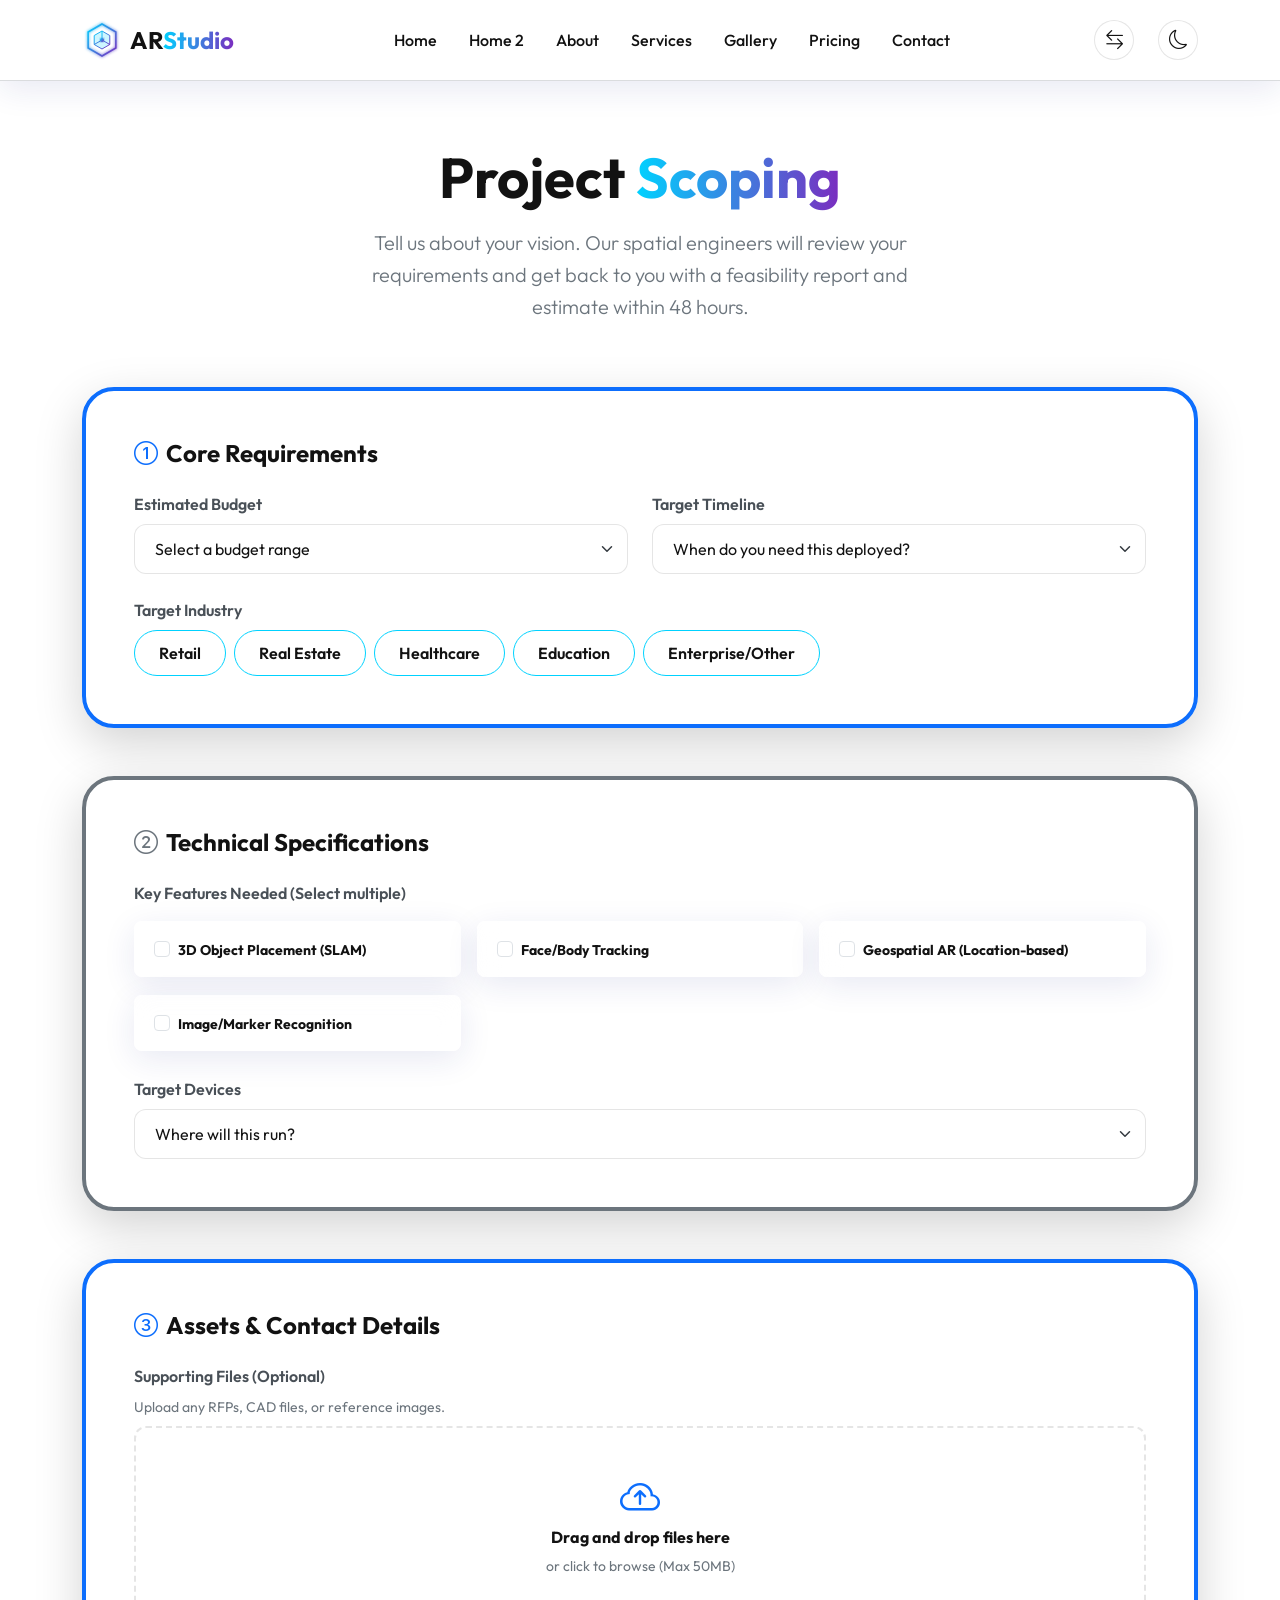
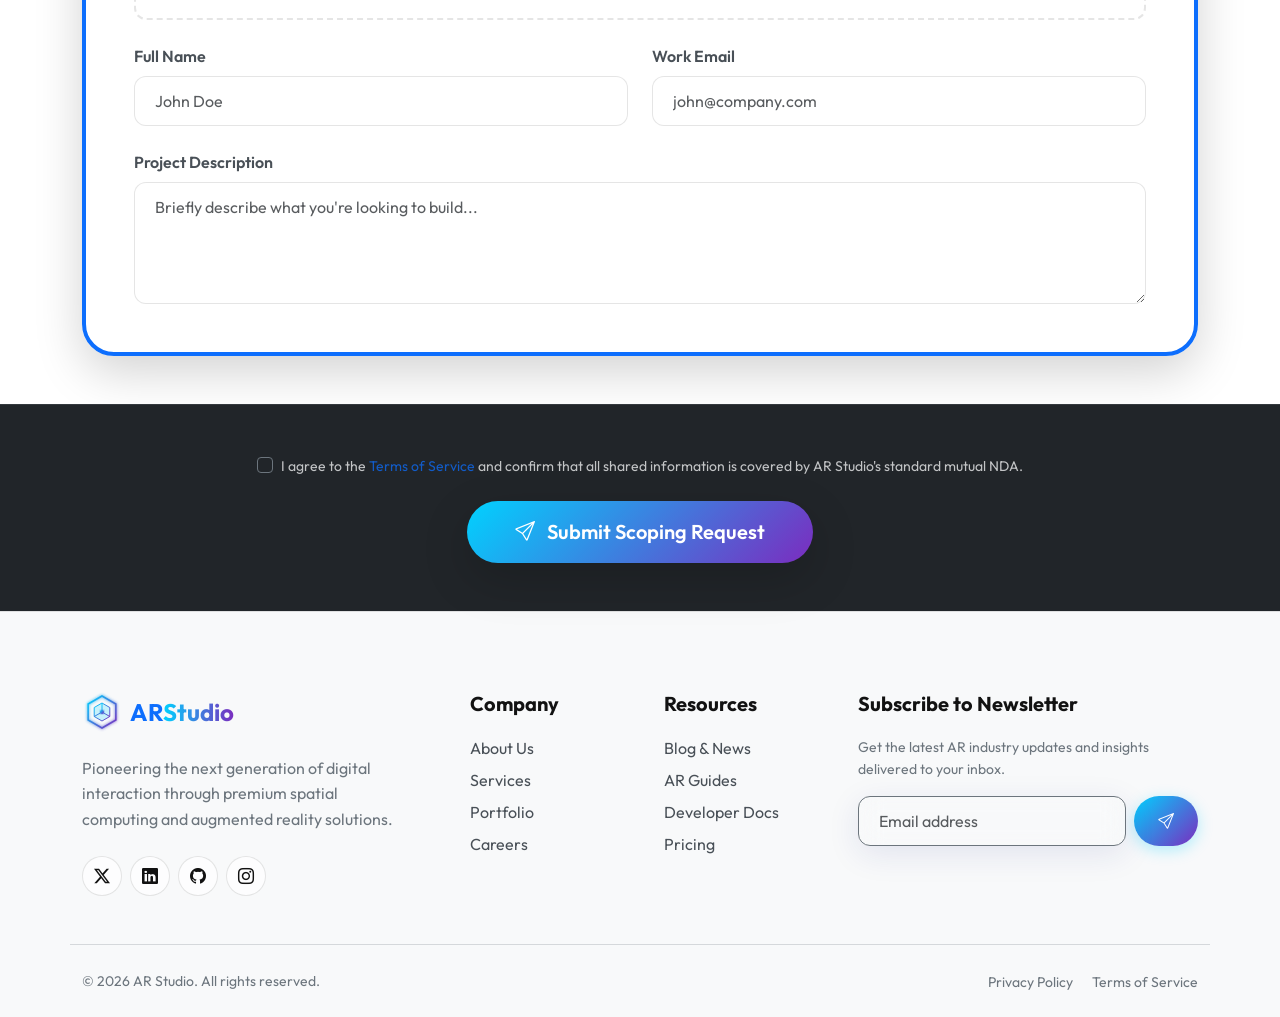
<file: booking.html>
<!DOCTYPE html>
<html lang="en" data-theme="dark">
<head>
    <meta charset="UTF-8">
    <meta name="viewport" content="width=device-width, initial-scale=1.0">
    <title>Project Scoping | AR Studio</title>
    <link id="bootstrap-css" href="https://cdn.jsdelivr.net/npm/bootstrap@5.3.2/dist/css/bootstrap.min.css" rel="stylesheet">
    <link href="https://cdn.jsdelivr.net/npm/bootstrap-icons@1.11.1/font/bootstrap-icons.css" rel="stylesheet">
    <link href="assets/css/style.css" rel="stylesheet">
    <style>
        .form-control, .form-select {
            background-color: var(--glass-bg);
            border: 1px solid var(--border-color);
            color: var(--text-primary);
            padding: 12px 20px;
            border-radius: 12px;
        }
        .form-control:focus, .form-select:focus {
            background-color: var(--bg-primary);
            border-color: var(--primary-color);
            box-shadow: 0 0 0 0.25rem rgba(0, 210, 255, 0.25);
            color: var(--text-primary);
        }
        .form-label {
            font-weight: 600;
            margin-bottom: 8px;
            color: var(--text-secondary);
        }
        .file-upload-placeholder {
            border: 2px dashed var(--border-color);
            border-radius: 12px;
            padding: 40px;
            text-align: center;
            cursor: pointer;
            transition: all 0.3s ease;
        }
        .file-upload-placeholder:hover {
            border-color: var(--primary-color);
            background-color: rgba(0, 210, 255, 0.05);
        }
    </style>
    <!-- Favicon -->
    <link rel="icon" type="image/svg+xml" href="assets/images/logo.svg">
</head>
<body>

    <!-- Header -->
    <nav class="navbar navbar-expand-xl fixed-top scrolled border-bottom border-secondary border-opacity-25">
        <div class="container">
            <a class="navbar-brand d-flex align-items-center gap-2" href="index.html">
                <img src="assets/images/logo.svg" alt="AR Studio Logo" width="40" height="40">
                <span class="fw-bold fs-4">AR<span class="text-gradient">Studio</span></span>
            </a>
            <button class="navbar-toggler btn-outline-glass border-0" type="button" data-bs-toggle="offcanvas" data-bs-target="#mobileMenu">
                <i class="bi bi-list fs-2 text-primary"></i>
            </button>
            
            <div class="collapse navbar-collapse d-none d-xl-flex" id="navbarNav">
                <ul class="navbar-nav mx-auto gap-3">
                    <li class="nav-item"><a class="nav-link" href="index.html">Home</a></li>
                    <li class="nav-item"><a class="nav-link" href="home-2.html">Home 2</a></li>
                    <li class="nav-item"><a class="nav-link" href="about.html">About</a></li>
                    <li class="nav-item"><a class="nav-link" href="services.html">Services</a></li>
                    <li class="nav-item"><a class="nav-link" href="gallery.html">Gallery</a></li>
                    <li class="nav-item"><a class="nav-link" href="pricing.html">Pricing</a></li>
                    <li class="nav-item"><a class="nav-link" href="contact.html">Contact</a></li>
                </ul>
                <div class="d-flex align-items-center gap-3">
                    <button class="theme-toggle me-2" id="rtl-toggle" aria-label="Toggle RTL" title="Toggle RTL"><i class="bi bi-arrow-left-right"></i></button>
                    <button class="theme-toggle" id="theme-toggle" aria-label="Toggle Theme">
                        <i class="bi bi-sun" id="theme-icon"></i>
                    </button>
                </div>
            </div>
        </div>
    </nav>

    <!-- Mobile Offcanvas Menu -->
    <div class="offcanvas offcanvas-end d-xl-none" tabindex="-1" id="mobileMenu" aria-labelledby="mobileMenuLabel">
        <div class="offcanvas-header border-bottom border-secondary">
            <h5 class="offcanvas-title d-flex align-items-center gap-2" id="mobileMenuLabel">
                <img src="assets/images/logo.svg" alt="Logo" width="30" height="30">
                AR<span class="text-gradient">Studio</span>
            </h5>
            <button type="button" class="btn-close btn-close-white" data-bs-dismiss="offcanvas"
                aria-label="Close"></button>
        </div>
        <div class="offcanvas-body">
            <ul class="navbar-nav gap-3 mb-4" style="display: flex !important; flex-direction: column !important; visibility: visible !important; opacity: 1 !important; height: auto !important;">
                <li class="nav-item"><a class="nav-link" href="index.html" style="display: block !important; color: var(--text-primary) !important; visibility: visible !important; opacity: 1 !important;">Home</a></li>
                <li class="nav-item"><a class="nav-link" href="home-2.html" style="display: block !important; color: var(--text-primary) !important; visibility: visible !important; opacity: 1 !important;">Home 2</a></li>
                <li class="nav-item"><a class="nav-link" href="about.html" style="display: block !important; color: var(--text-primary) !important; visibility: visible !important; opacity: 1 !important;">About</a></li>
                <li class="nav-item"><a class="nav-link" href="services.html" style="display: block !important; color: var(--text-primary) !important; visibility: visible !important; opacity: 1 !important;">Services</a></li>
                <li class="nav-item"><a class="nav-link" href="gallery.html" style="display: block !important; color: var(--text-primary) !important; visibility: visible !important; opacity: 1 !important;">Gallery</a></li>
                <li class="nav-item"><a class="nav-link" href="pricing.html" style="display: block !important; color: var(--text-primary) !important; visibility: visible !important; opacity: 1 !important;">Pricing</a></li>
                <li class="nav-item"><a class="nav-link" href="contact.html" style="display: block !important; color: var(--text-primary) !important; visibility: visible !important; opacity: 1 !important;">Contact</a></li>
            </ul>
            <div class="d-flex align-items-center gap-3 mb-4 justify-content-center">
                <button class="theme-toggle rtl-toggle" aria-label="Toggle RTL" title="Toggle RTL"><i class="bi bi-arrow-left-right"></i></button>
                <button class="theme-toggle" aria-label="Toggle Theme"><i class="bi bi-sun"></i></button>
            </div>
            <a href="booking.html" class="btn btn-primary-gradient w-100">Start Project</a>
        </div>
    </div>

    <!-- Section 1: Header / Intro -->
    <section class="pt-5 mt-5 pb-4 text-center animate-on-scroll">
        <div class="container pt-5">
            <h1 class="display-4 fw-bold mb-3">Project <span class="text-gradient">Scoping</span></h1>
            <p class="lead text-secondary mx-auto" style="max-width: 600px;">Tell us about your vision. Our spatial engineers will review your requirements and get back to you with a feasibility report and estimate within 48 hours.</p>
        </div>
    </section>

    <form>
        <!-- Section 2: Project Details (Budget, Timeline, Industry) -->
        <section class="section-padding py-4">
            <div class="container">
                <div class="glass-card p-4 p-md-5 rounded-5 border-start border-4 border-primary shadow-lg animate-on-scroll">
                    <h4 class="fw-bold mb-4 d-flex align-items-center gap-2"><i class="bi bi-1-circle text-primary"></i> Core Requirements</h4>
                    <div class="row g-4">
                        <div class="col-md-6">
                            <label class="form-label">Estimated Budget</label>
                            <select class="form-select">
                                <option selected disabled>Select a budget range</option>
                                <option value="1">$10k - $25k</option>
                                <option value="2">$25k - $50k</option>
                                <option value="3">$50k - $100k</option>
                                <option value="4">$100k+</option>
                            </select>
                        </div>
                        <div class="col-md-6">
                            <label class="form-label">Target Timeline</label>
                            <select class="form-select">
                                <option selected disabled>When do you need this deployed?</option>
                                <option value="1">ASAP (Rush)</option>
                                <option value="2">1-3 Months</option>
                                <option value="3">3-6 Months</option>
                                <option value="4">Flexible</option>
                            </select>
                        </div>
                        <div class="col-12">
                            <label class="form-label">Target Industry</label>
                            <div class="d-flex flex-wrap gap-2">
                                <input type="radio" class="btn-check" name="industry" id="ind1" autocomplete="off">
                                <label class="btn btn-outline-glass rounded-pill px-4" for="ind1">Retail</label>

                                <input type="radio" class="btn-check" name="industry" id="ind2" autocomplete="off">
                                <label class="btn btn-outline-glass rounded-pill px-4" for="ind2">Real Estate</label>

                                <input type="radio" class="btn-check" name="industry" id="ind3" autocomplete="off">
                                <label class="btn btn-outline-glass rounded-pill px-4" for="ind3">Healthcare</label>

                                <input type="radio" class="btn-check" name="industry" id="ind4" autocomplete="off">
                                <label class="btn btn-outline-glass rounded-pill px-4" for="ind4">Education</label>

                                <input type="radio" class="btn-check" name="industry" id="ind5" autocomplete="off">
                                <label class="btn btn-outline-glass rounded-pill px-4" for="ind5">Enterprise/Other</label>
                            </div>
                        </div>
                    </div>
                </div>
            </div>
        </section>

        <!-- Section 3: Technical Needs (Features, Device Support) -->
        <section class="section-padding py-4">
            <div class="container">
                <div class="glass-card p-4 p-md-5 rounded-5 border-start border-4 border-secondary shadow-lg animate-on-scroll">
                    <h4 class="fw-bold mb-4 d-flex align-items-center gap-2"><i class="bi bi-2-circle text-secondary"></i> Technical Specifications</h4>
                    <div class="row g-4">
                        <div class="col-12">
                            <label class="form-label mb-3">Key Features Needed (Select multiple)</label>
                            <div class="row g-3">
                                <div class="col-md-4">
                                    <div class="form-check glass-card p-3 rounded-3 border-0">
                                        <input class="form-check-input ms-1 me-2 mt-1" type="checkbox" id="feat1">
                                        <label class="form-check-label fw-bold small" for="feat1">3D Object Placement (SLAM)</label>
                                    </div>
                                </div>
                                <div class="col-md-4">
                                    <div class="form-check glass-card p-3 rounded-3 border-0">
                                        <input class="form-check-input ms-1 me-2 mt-1" type="checkbox" id="feat2">
                                        <label class="form-check-label fw-bold small" for="feat2">Face/Body Tracking</label>
                                    </div>
                                </div>
                                <div class="col-md-4">
                                    <div class="form-check glass-card p-3 rounded-3 border-0">
                                        <input class="form-check-input ms-1 me-2 mt-1" type="checkbox" id="feat3">
                                        <label class="form-check-label fw-bold small" for="feat3">Geospatial AR (Location-based)</label>
                                    </div>
                                </div>
                                <div class="col-md-4">
                                    <div class="form-check glass-card p-3 rounded-3 border-0">
                                        <input class="form-check-input ms-1 me-2 mt-1" type="checkbox" id="feat4">
                                        <label class="form-check-label fw-bold small" for="feat4">Image/Marker Recognition</label>
                                    </div>
                                </div>
                            </div>
                        </div>
                        <div class="col-12 mt-4">
                            <label class="form-label">Target Devices</label>
                            <select class="form-select">
                                <option selected disabled>Where will this run?</option>
                                <option value="1">WebAR (Browser - iOS & Android)</option>
                                <option value="2">Native App (iOS ARKit)</option>
                                <option value="3">Native App (Android ARCore)</option>
                                <option value="4">Smart Glasses (HoloLens, Magic Leap)</option>
                                <option value="5">Cross-platform (Unity)</option>
                            </select>
                        </div>
                    </div>
                </div>
            </div>
        </section>

        <!-- Section 4: Attachments & Contact Info -->
        <section class="section-padding py-4">
            <div class="container">
                <div class="glass-card p-4 p-md-5 rounded-5 border-start border-4 border-primary shadow-lg animate-on-scroll">
                    <h4 class="fw-bold mb-4 d-flex align-items-center gap-2"><i class="bi bi-3-circle text-primary"></i> Assets & Contact Details</h4>
                    <div class="row g-4">
                        <div class="col-12">
                            <label class="form-label">Supporting Files (Optional)</label>
                            <p class="text-secondary small mb-2">Upload any RFPs, CAD files, or reference images.</p>
                            <div class="file-upload-placeholder">
                                <i class="bi bi-cloud-arrow-up fs-1 text-primary mb-2"></i>
                                <h6 class="fw-bold">Drag and drop files here</h6>
                                <p class="text-secondary small mb-0">or click to browse (Max 50MB)</p>
                            </div>
                        </div>
                        <div class="col-md-6 mt-4">
                            <label class="form-label">Full Name</label>
                            <input type="text" class="form-control" placeholder="John Doe">
                        </div>
                        <div class="col-md-6 mt-4">
                            <label class="form-label">Work Email</label>
                            <input type="email" class="form-control" placeholder="john@company.com">
                        </div>
                        <div class="col-12">
                            <label class="form-label">Project Description</label>
                            <textarea class="form-control" rows="4" placeholder="Briefly describe what you're looking to build..."></textarea>
                        </div>
                    </div>
                </div>
            </div>
        </section>

        <!-- Section 5: Submit CTA Section -->
        <section class="section-padding py-5 bg-dark position-relative border-top border-secondary border-opacity-25 mt-4">
            <div class="container text-center animate-on-scroll">
                <div class="form-check d-inline-block text-start mb-4">
                    <input class="form-check-input bg-transparent border-secondary" type="checkbox" id="ndaCheck" required>
                    <label class="form-check-label text-light opacity-75 small" for="ndaCheck">
                        I agree to the <a href="#" class="text-primary">Terms of Service</a> and confirm that all shared information is covered by AR Studio's standard mutual NDA.
                    </label>
                </div>
                <div>
                    <button type="submit" class="btn btn-primary-gradient btn-lg px-5 py-3 rounded-pill shadow-lg fs-5"><i class="bi bi-send me-2"></i> Submit Scoping Request</button>
                </div>
            </div>
        </section>
    </form>

    <!-- Footer -->
    <footer>
        <div class="container">
            <div class="row g-5 mb-5">
                <div class="col-lg-4">
                    <a class="d-flex align-items-center gap-2 text-decoration-none mb-4" href="index.html">
                        <img src="assets/images/logo.svg" alt="AR Studio Logo" width="40" height="40">
                        <span class="fw-bold fs-4 text-primary">AR<span class="text-gradient">Studio</span></span>
                    </a>
                    <p class="text-secondary mb-4 pe-lg-4">Pioneering the next generation of digital interaction through premium spatial computing and augmented reality solutions.</p>
                    <div class="social-icons d-flex gap-2">
                        <a href="#"><i class="bi bi-twitter-x"></i></a>
                        <a href="#"><i class="bi bi-linkedin"></i></a>
                        <a href="#"><i class="bi bi-github"></i></a>
                        <a href="#"><i class="bi bi-instagram"></i></a>
                    </div>
                </div>
                
                <div class="col-lg-2 col-md-4">
                    <h5 class="footer-title">Company</h5>
                    <ul class="list-unstyled d-flex flex-column gap-2">
                        <li><a href="about.html" class="text-decoration-none">About Us</a></li>
                        <li><a href="services.html" class="text-decoration-none">Services</a></li>
                        <li><a href="gallery.html" class="text-decoration-none">Portfolio</a></li>
                        <li><a href="contact.html" class="text-decoration-none">Careers</a></li>
                    </ul>
                </div>
                
                <div class="col-lg-2 col-md-4">
                    <h5 class="footer-title">Resources</h5>
                    <ul class="list-unstyled d-flex flex-column gap-2">
                        <li><a href="blog.html" class="text-decoration-none">Blog & News</a></li>
                        <li><a href="#" class="text-decoration-none">AR Guides</a></li>
                        <li><a href="#" class="text-decoration-none">Developer Docs</a></li>
                        <li><a href="pricing.html" class="text-decoration-none">Pricing</a></li>
                    </ul>
                </div>
                
                <div class="col-lg-4 col-md-4">
                    <h5 class="footer-title">Subscribe to Newsletter</h5>
                    <p class="text-secondary small mb-3">Get the latest AR industry updates and insights delivered to your inbox.</p>
                    <form class="d-flex gap-2">
                        <input type="email" class="form-control bg-transparent text-primary glass-card border-secondary" placeholder="Email address" required>
                        <button type="submit" class="btn btn-primary-gradient"><i class="bi bi-send"></i></button>
                    </form>
                </div>
            </div>
            
            <div class="row py-4 border-top border-secondary border-opacity-25 align-items-center">
                <div class="col-md-6 text-center text-md-start">
                    <p class="text-secondary small mb-0">&copy; 2026 AR Studio. All rights reserved.</p>
                </div>
                <div class="col-md-6 text-center text-md-end mt-3 mt-md-0">
                    <a href="#" class="text-secondary small text-decoration-none me-3">Privacy Policy</a>
                    <a href="#" class="text-secondary small text-decoration-none">Terms of Service</a>
                </div>
            </div>
        </div>
    </footer>

    <!-- Back to Top Button -->
    <a href="#" class="back-to-top d-flex align-items-center justify-content-center text-decoration-none">
        <i class="bi bi-arrow-up"></i>
    </a>

    <script src="https://cdn.jsdelivr.net/npm/bootstrap@5.3.2/dist/js/bootstrap.bundle.min.js"></script>
    <script src="assets/js/main.js"></script>
</body>
</html>
</file>
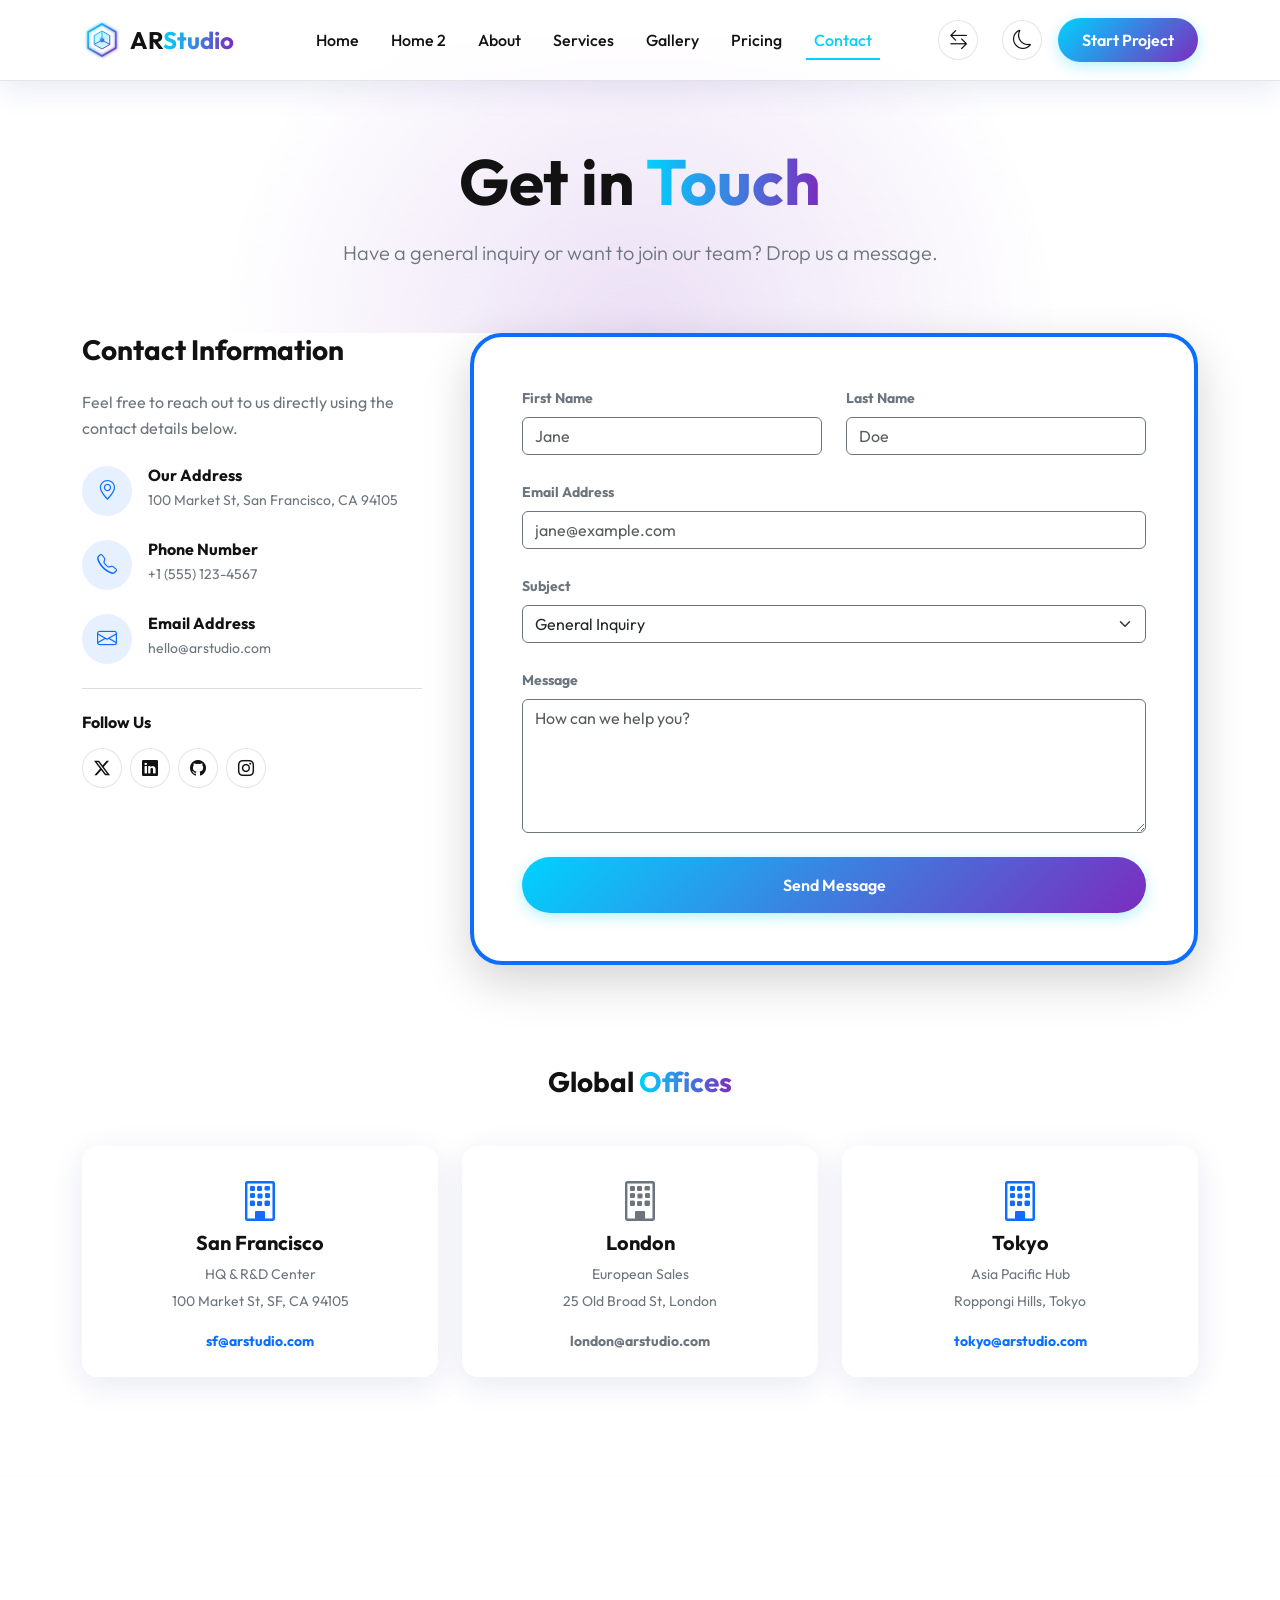
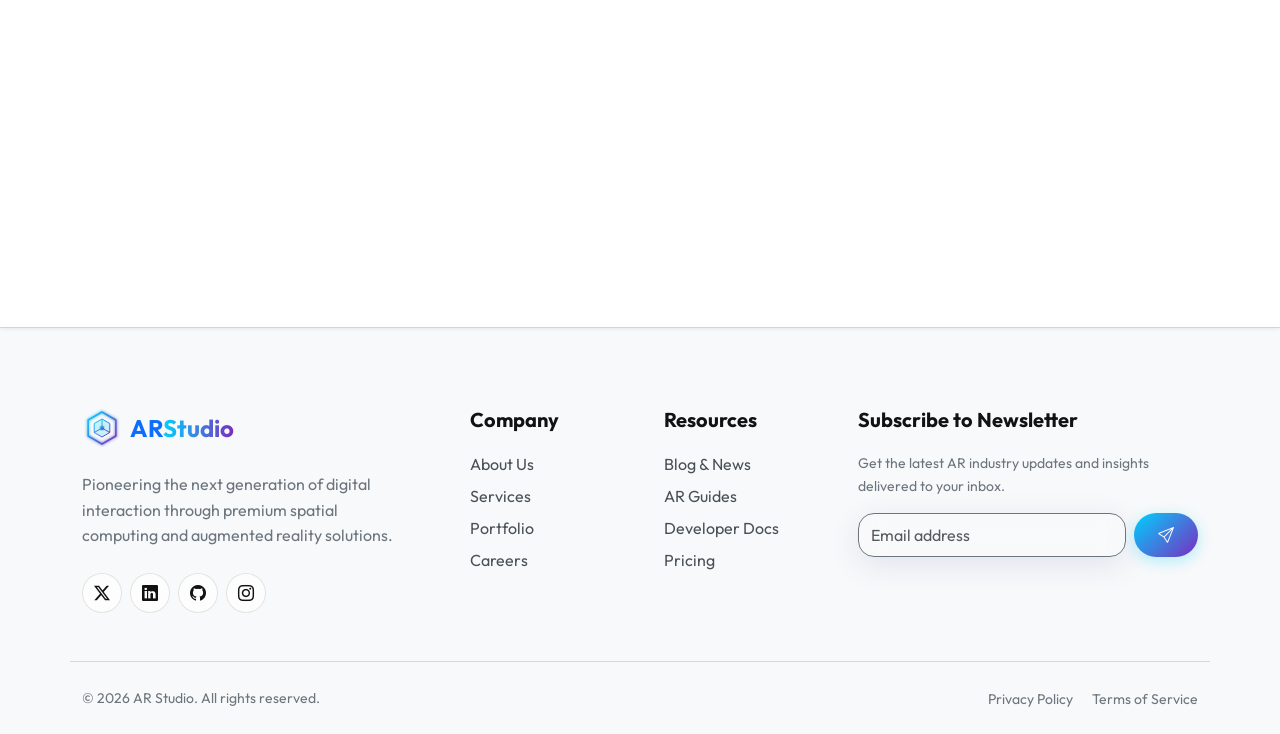
<file: contact.html>
<!DOCTYPE html>
<html lang="en" data-theme="dark">
<head>
    <meta charset="UTF-8">
    <meta name="viewport" content="width=device-width, initial-scale=1.0">
    <title>Contact Us | AR Studio</title>
    <link id="bootstrap-css" href="https://cdn.jsdelivr.net/npm/bootstrap@5.3.2/dist/css/bootstrap.min.css" rel="stylesheet">
    <link href="https://cdn.jsdelivr.net/npm/bootstrap-icons@1.11.1/font/bootstrap-icons.css" rel="stylesheet">
    <link href="assets/css/style.css" rel="stylesheet">
    <!-- Favicon -->
    <link rel="icon" type="image/svg+xml" href="assets/images/logo.svg">
</head>
<body>

    <!-- Header -->
    <nav class="navbar navbar-expand-xl fixed-top scrolled">
        <div class="container">
            <a class="navbar-brand d-flex align-items-center gap-2" href="index.html">
                <img src="assets/images/logo.svg" alt="AR Studio Logo" width="40" height="40">
                <span class="fw-bold fs-4">AR<span class="text-gradient">Studio</span></span>
            </a>
            <button class="navbar-toggler btn-outline-glass border-0" type="button" data-bs-toggle="offcanvas" data-bs-target="#mobileMenu">
                <i class="bi bi-list fs-2 text-primary"></i>
            </button>
            
            <div class="collapse navbar-collapse d-none d-xl-flex" id="navbarNav">
                <ul class="navbar-nav mx-auto gap-3">
                    <li class="nav-item"><a class="nav-link" href="index.html">Home</a></li>
                    <li class="nav-item"><a class="nav-link" href="home-2.html">Home 2</a></li>
                    <li class="nav-item"><a class="nav-link" href="about.html">About</a></li>
                    <li class="nav-item"><a class="nav-link" href="services.html">Services</a></li>
                    <li class="nav-item"><a class="nav-link" href="gallery.html">Gallery</a></li>
                    <li class="nav-item"><a class="nav-link" href="pricing.html">Pricing</a></li>
                    <li class="nav-item"><a class="nav-link" href="contact.html">Contact</a></li>
                </ul>
                <div class="d-flex align-items-center gap-3">
                    <button class="theme-toggle me-2" id="rtl-toggle" aria-label="Toggle RTL" title="Toggle RTL"><i class="bi bi-arrow-left-right"></i></button>
                    <button class="theme-toggle" id="theme-toggle" aria-label="Toggle Theme">
                        <i class="bi bi-sun" id="theme-icon"></i>
                    </button>
                    <a href="booking.html" class="btn btn-primary-gradient">Start Project</a>
                </div>
            </div>
        </div>
    </nav>

    <!-- Mobile Offcanvas Menu -->
    <div class="offcanvas offcanvas-end d-xl-none" tabindex="-1" id="mobileMenu" aria-labelledby="mobileMenuLabel">
        <div class="offcanvas-header border-bottom border-secondary">
            <h5 class="offcanvas-title d-flex align-items-center gap-2" id="mobileMenuLabel">
                <img src="assets/images/logo.svg" alt="Logo" width="30" height="30">
                AR<span class="text-gradient">Studio</span>
            </h5>
            <button type="button" class="btn-close btn-close-white" data-bs-dismiss="offcanvas"
                aria-label="Close"></button>
        </div>
        <div class="offcanvas-body">
            <ul class="navbar-nav gap-3 mb-4" style="display: flex !important; flex-direction: column !important; visibility: visible !important; opacity: 1 !important; height: auto !important;">
                <li class="nav-item"><a class="nav-link" href="index.html" style="display: block !important; color: var(--text-primary) !important; visibility: visible !important; opacity: 1 !important;">Home</a></li>
                <li class="nav-item"><a class="nav-link" href="home-2.html" style="display: block !important; color: var(--text-primary) !important; visibility: visible !important; opacity: 1 !important;">Home 2</a></li>
                <li class="nav-item"><a class="nav-link" href="about.html" style="display: block !important; color: var(--text-primary) !important; visibility: visible !important; opacity: 1 !important;">About</a></li>
                <li class="nav-item"><a class="nav-link" href="services.html" style="display: block !important; color: var(--text-primary) !important; visibility: visible !important; opacity: 1 !important;">Services</a></li>
                <li class="nav-item"><a class="nav-link" href="gallery.html" style="display: block !important; color: var(--text-primary) !important; visibility: visible !important; opacity: 1 !important;">Gallery</a></li>
                <li class="nav-item"><a class="nav-link" href="pricing.html" style="display: block !important; color: var(--text-primary) !important; visibility: visible !important; opacity: 1 !important;">Pricing</a></li>
                <li class="nav-item"><a class="nav-link" href="contact.html" style="display: block !important; color: var(--text-primary) !important; visibility: visible !important; opacity: 1 !important;">Contact</a></li>
            </ul>
            <div class="d-flex align-items-center gap-3 mb-4 justify-content-center">
                <button class="theme-toggle rtl-toggle" aria-label="Toggle RTL" title="Toggle RTL"><i class="bi bi-arrow-left-right"></i></button>
                <button class="theme-toggle" aria-label="Toggle Theme"><i class="bi bi-sun"></i></button>
            </div>
            <a href="booking.html" class="btn btn-primary-gradient w-100">Start Project</a>
        </div>
    </div>

    <!-- Section 1: Header -->
    <section class="pt-5 mt-5 pb-5 text-center position-relative overflow-hidden">
        <div class="position-absolute w-100 h-100 top-0 start-0" style="background: radial-gradient(circle at 50% 100%, rgba(123,44,191,0.15) 0%, transparent 60%); z-index: -1;"></div>
        <div class="container pt-5 animate-on-scroll">
            <h1 class="display-3 fw-bold mb-3">Get in <span class="text-gradient">Touch</span></h1>
            <p class="lead text-secondary mx-auto" style="max-width: 600px;">Have a general inquiry or want to join our team? Drop us a message.</p>
        </div>
    </section>

    <!-- Section 2: Contact Form -->
    <section class="section-padding py-0">
        <div class="container">
            <div class="row g-5">
                <div class="col-lg-4 animate-on-scroll">
                    <h3 class="fw-bold mb-4">Contact Information</h3>
                    <p class="text-secondary mb-4">Feel free to reach out to us directly using the contact details below.</p>
                    
                    <div class="d-flex align-items-start gap-3 mb-4">
                        <div class="bg-primary bg-opacity-10 text-primary p-3 rounded-circle d-flex align-items-center justify-content-center" style="width: 50px; height: 50px;">
                            <i class="bi bi-geo-alt fs-5"></i>
                        </div>
                        <div>
                            <h6 class="fw-bold mb-1">Our Address</h6>
                            <p class="text-secondary small mb-0">100 Market St, San Francisco, CA 94105</p>
                        </div>
                    </div>

                    <div class="d-flex align-items-start gap-3 mb-4">
                        <div class="bg-primary bg-opacity-10 text-primary p-3 rounded-circle d-flex align-items-center justify-content-center" style="width: 50px; height: 50px;">
                            <i class="bi bi-telephone fs-5"></i>
                        </div>
                        <div>
                            <h6 class="fw-bold mb-1">Phone Number</h6>
                            <p class="text-secondary small mb-0">+1 (555) 123-4567</p>
                        </div>
                    </div>

                    <div class="d-flex align-items-start gap-3 mb-4">
                        <div class="bg-primary bg-opacity-10 text-primary p-3 rounded-circle d-flex align-items-center justify-content-center" style="width: 50px; height: 50px;">
                            <i class="bi bi-envelope fs-5"></i>
                        </div>
                        <div>
                            <h6 class="fw-bold mb-1">Email Address</h6>
                            <p class="text-secondary small mb-0">hello@arstudio.com</p>
                        </div>
                    </div>
                    
                    <div class="mt-4 pt-4 border-top border-secondary border-opacity-25">
                        <h6 class="fw-bold mb-3">Follow Us</h6>
                        <div class="social-icons d-flex gap-2">
                            <a href="#" class="btn btn-outline-glass rounded-circle p-2 d-flex align-items-center justify-content-center" style="width: 40px; height: 40px;"><i class="bi bi-twitter-x"></i></a>
                            <a href="#" class="btn btn-outline-glass rounded-circle p-2 d-flex align-items-center justify-content-center" style="width: 40px; height: 40px;"><i class="bi bi-linkedin"></i></a>
                            <a href="#" class="btn btn-outline-glass rounded-circle p-2 d-flex align-items-center justify-content-center" style="width: 40px; height: 40px;"><i class="bi bi-github"></i></a>
                            <a href="#" class="btn btn-outline-glass rounded-circle p-2 d-flex align-items-center justify-content-center" style="width: 40px; height: 40px;"><i class="bi bi-instagram"></i></a>
                        </div>
                    </div>
                </div>
                
                <div class="col-lg-8 animate-on-scroll" style="transition-delay: 0.1s">
                    <div class="glass-card p-4 p-md-5 rounded-5 border-top border-4 border-primary shadow-lg">
                        <form>
                            <div class="row g-4">
                                <div class="col-md-6">
                                    <label class="form-label text-secondary small fw-bold mb-2">First Name</label>
                                    <input type="text" class="form-control bg-transparent border-secondary" placeholder="Jane">
                                </div>
                                <div class="col-md-6">
                                    <label class="form-label text-secondary small fw-bold mb-2">Last Name</label>
                                    <input type="text" class="form-control bg-transparent border-secondary" placeholder="Doe">
                                </div>
                                <div class="col-12">
                                    <label class="form-label text-secondary small fw-bold mb-2">Email Address</label>
                                    <input type="email" class="form-control bg-transparent border-secondary" placeholder="jane@example.com">
                                </div>
                                <div class="col-12">
                                    <label class="form-label text-secondary small fw-bold mb-2">Subject</label>
                                    <select class="form-select bg-transparent border-secondary">
                                        <option selected>General Inquiry</option>
                                        <option value="1">Partnership</option>
                                        <option value="2">Press</option>
                                        <option value="3">Careers</option>
                                    </select>
                                </div>
                                <div class="col-12">
                                    <label class="form-label text-secondary small fw-bold mb-2">Message</label>
                                    <textarea class="form-control bg-transparent border-secondary" rows="5" placeholder="How can we help you?"></textarea>
                                </div>
                                <div class="col-12 text-center mt-4">
                                    <button type="submit" class="btn btn-primary-gradient px-5 py-3 rounded-pill w-100">Send Message</button>
                                </div>
                            </div>
                        </form>
                    </div>
                </div>
            </div>
        </div>
    </section>

    <!-- Section 3: Office Information -->
    <section class="section-padding">
        <div class="container">
            <div class="text-center mb-5 animate-on-scroll">
                <h3 class="fw-bold">Global <span class="text-gradient">Offices</span></h3>
            </div>
            <div class="row g-4">
                <div class="col-lg-4 animate-on-scroll">
                    <div class="glass-card p-4 rounded-4 h-100 text-center">
                        <i class="bi bi-building fs-1 text-primary mb-3"></i>
                        <h5 class="fw-bold">San Francisco</h5>
                        <p class="text-secondary small mb-1">HQ & R&D Center</p>
                        <p class="text-secondary small mb-3">100 Market St, SF, CA 94105</p>
                        <a href="mailto:sf@arstudio.com" class="text-primary text-decoration-none fw-bold small">sf@arstudio.com</a>
                    </div>
                </div>
                <div class="col-lg-4 animate-on-scroll" style="transition-delay: 0.1s">
                    <div class="glass-card p-4 rounded-4 h-100 text-center">
                        <i class="bi bi-building fs-1 text-secondary mb-3"></i>
                        <h5 class="fw-bold">London</h5>
                        <p class="text-secondary small mb-1">European Sales</p>
                        <p class="text-secondary small mb-3">25 Old Broad St, London</p>
                        <a href="mailto:london@arstudio.com" class="text-secondary text-decoration-none fw-bold small">london@arstudio.com</a>
                    </div>
                </div>
                <div class="col-lg-4 animate-on-scroll" style="transition-delay: 0.2s">
                    <div class="glass-card p-4 rounded-4 h-100 text-center">
                        <i class="bi bi-building fs-1 text-primary mb-3"></i>
                        <h5 class="fw-bold">Tokyo</h5>
                        <p class="text-secondary small mb-1">Asia Pacific Hub</p>
                        <p class="text-secondary small mb-3">Roppongi Hills, Tokyo</p>
                        <a href="mailto:tokyo@arstudio.com" class="text-primary text-decoration-none fw-bold small">tokyo@arstudio.com</a>
                    </div>
                </div>
            </div>
        </div>
    </section>

    <!-- Section 4: Real Interactive Map -->
    <section class="py-0 w-100" style="height: 450px;">
        <iframe src="https://www.google.com/maps/embed?pb=!1m18!1m12!1m3!1d3153.2007817088195!2d-122.39699632360216!3d37.79251841155986!2m3!1f0!2f0!3f0!3m2!1i1024!2i768!4f13.1!3m3!1m2!1s0x80858064d50c7667%3A0xc3f8e5b6ed1e220f!2s100%20Market%20St%2C%20San%20Francisco%2C%20CA%2094105!5e0!3m2!1sen!2sus!4v1689182041285!5m2!1sen!2sus" class="w-100 h-100 border-0 shadow-sm" allowfullscreen="" loading="lazy" referrerpolicy="no-referrer-when-downgrade"></iframe>
    </section>

    <!-- Footer -->
    <footer>
        <div class="container">
            <div class="row g-5 mb-5">
                <div class="col-lg-4">
                    <a class="d-flex align-items-center gap-2 text-decoration-none mb-4" href="index.html">
                        <img src="assets/images/logo.svg" alt="AR Studio Logo" width="40" height="40">
                        <span class="fw-bold fs-4 text-primary">AR<span class="text-gradient">Studio</span></span>
                    </a>
                    <p class="text-secondary mb-4 pe-lg-4">Pioneering the next generation of digital interaction through premium spatial computing and augmented reality solutions.</p>
                    <div class="social-icons d-flex gap-2">
                        <a href="#"><i class="bi bi-twitter-x"></i></a>
                        <a href="#"><i class="bi bi-linkedin"></i></a>
                        <a href="#"><i class="bi bi-github"></i></a>
                        <a href="#"><i class="bi bi-instagram"></i></a>
                    </div>
                </div>
                
                <div class="col-lg-2 col-md-4">
                    <h5 class="footer-title">Company</h5>
                    <ul class="list-unstyled d-flex flex-column gap-2">
                        <li><a href="about.html" class="text-decoration-none">About Us</a></li>
                        <li><a href="services.html" class="text-decoration-none">Services</a></li>
                        <li><a href="gallery.html" class="text-decoration-none">Portfolio</a></li>
                        <li><a href="contact.html" class="text-decoration-none">Careers</a></li>
                    </ul>
                </div>
                
                <div class="col-lg-2 col-md-4">
                    <h5 class="footer-title">Resources</h5>
                    <ul class="list-unstyled d-flex flex-column gap-2">
                        <li><a href="blog.html" class="text-decoration-none">Blog & News</a></li>
                        <li><a href="#" class="text-decoration-none">AR Guides</a></li>
                        <li><a href="#" class="text-decoration-none">Developer Docs</a></li>
                        <li><a href="pricing.html" class="text-decoration-none">Pricing</a></li>
                    </ul>
                </div>
                
                <div class="col-lg-4 col-md-4">
                    <h5 class="footer-title">Subscribe to Newsletter</h5>
                    <p class="text-secondary small mb-3">Get the latest AR industry updates and insights delivered to your inbox.</p>
                    <form class="d-flex gap-2">
                        <input type="email" class="form-control bg-transparent text-primary glass-card border-secondary" placeholder="Email address" required>
                        <button type="submit" class="btn btn-primary-gradient"><i class="bi bi-send"></i></button>
                    </form>
                </div>
            </div>
            
            <div class="row py-4 border-top border-secondary border-opacity-25 align-items-center">
                <div class="col-md-6 text-center text-md-start">
                    <p class="text-secondary small mb-0">&copy; 2026 AR Studio. All rights reserved.</p>
                </div>
                <div class="col-md-6 text-center text-md-end mt-3 mt-md-0">
                    <a href="#" class="text-secondary small text-decoration-none me-3">Privacy Policy</a>
                    <a href="#" class="text-secondary small text-decoration-none">Terms of Service</a>
                </div>
            </div>
        </div>
    </footer>

    <!-- Back to Top Button -->
    <a href="#" class="back-to-top d-flex align-items-center justify-content-center text-decoration-none">
        <i class="bi bi-arrow-up"></i>
    </a>

    <script src="https://cdn.jsdelivr.net/npm/bootstrap@5.3.2/dist/js/bootstrap.bundle.min.js"></script>
    <script src="assets/js/main.js"></script>
</body>
</html>
</file>
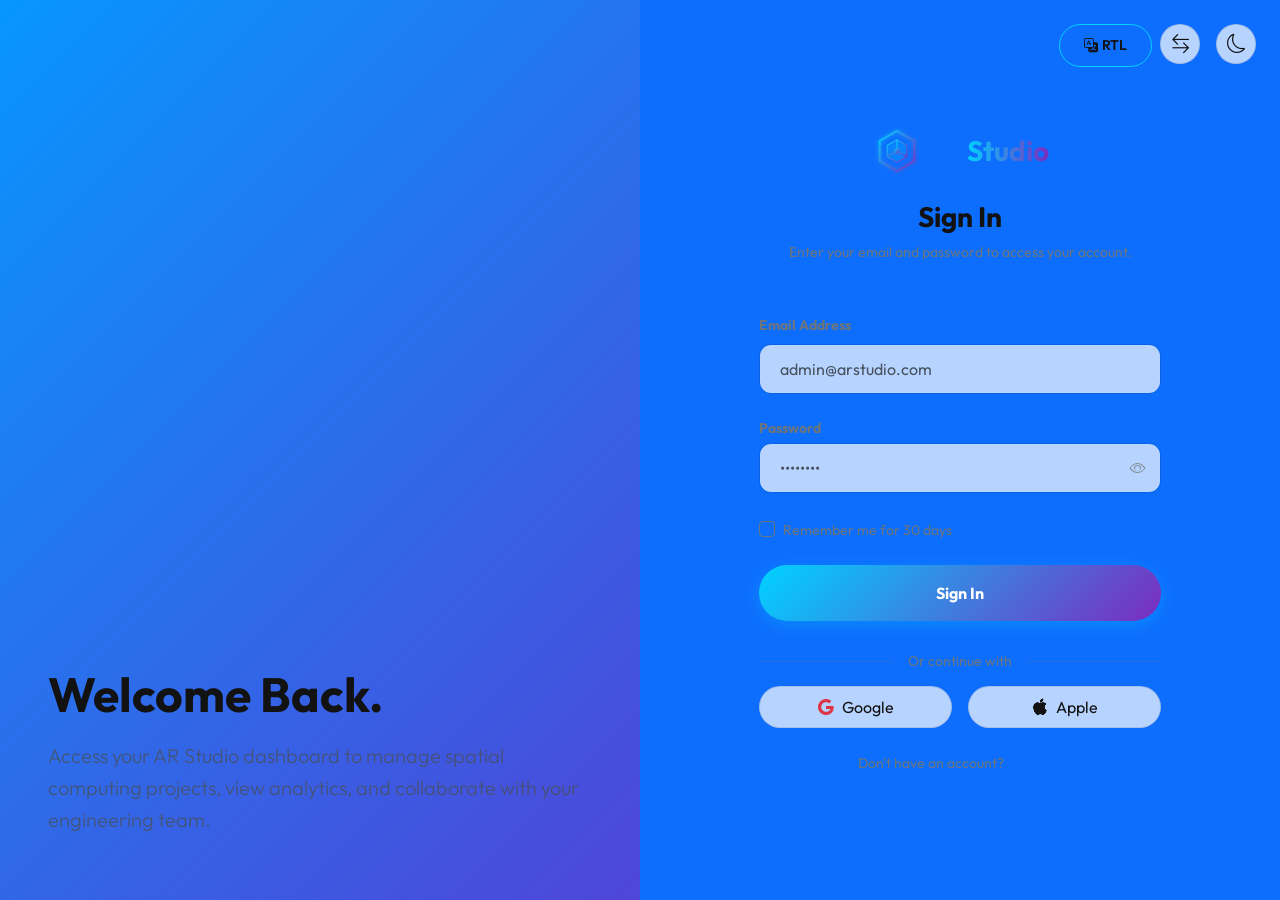
<file: login.html>
<!DOCTYPE html>
<html lang="en" data-theme="dark" dir="ltr">
<head>
    <meta charset="UTF-8">
    <meta name="viewport" content="width=device-width, initial-scale=1.0">
    <title>Login | AR Studio</title>
    <link id="bootstrap-css" href="https://cdn.jsdelivr.net/npm/bootstrap@5.3.2/dist/css/bootstrap.min.css" rel="stylesheet">
    <link href="https://cdn.jsdelivr.net/npm/bootstrap-icons@1.11.1/font/bootstrap-icons.css" rel="stylesheet">
    <link href="assets/css/style.css" rel="stylesheet">
    <style>
        .auth-side-img {
            background: url('https://picsum.photos/seed/authlogin/1200/1200') center/cover no-repeat;
            position: relative;
        }
        .auth-side-img::before {
            content: '';
            position: absolute;
            top: 0; left: 0; width: 100%; height: 100%;
            background: linear-gradient(135deg, rgba(0,210,255,0.4) 0%, rgba(123,44,191,0.6) 100%);
            mix-blend-mode: multiply;
        }
        .auth-form-container {
            max-width: 450px;
            margin: 0 auto;
        }
        .form-control {
            background-color: var(--glass-bg);
            border: 1px solid var(--border-color);
            color: var(--text-primary);
            padding: 12px 20px;
            border-radius: 12px;
        }
        .form-control:focus {
            background-color: var(--bg-primary);
            border-color: var(--primary-color);
            box-shadow: 0 0 0 0.25rem rgba(0, 210, 255, 0.25);
            color: var(--text-primary);
        }
        .password-toggle {
            position: absolute;
            right: 15px;
            top: 50%;
            transform: translateY(-50%);
            cursor: pointer;
            color: var(--text-muted);
        }
        html[dir="rtl"] .password-toggle {
            right: auto;
            left: 15px;
        }
        .social-btn {
            background: var(--glass-bg);
            border: 1px solid var(--border-color);
            color: var(--text-primary);
            transition: all 0.3s ease;
        }
        .social-btn:hover {
            background: var(--bg-secondary);
            transform: translateY(-2px);
        }
    </style>
    <!-- Favicon -->
    <link rel="icon" type="image/svg+xml" href="assets/images/logo.svg">
</head>
<body class="bg-primary">

    <div class="container-fluid p-0 min-vh-100 d-flex flex-column flex-lg-row">
        
        <!-- Left Side Image -->
        <div class="col-lg-6 d-none d-lg-block auth-side-img h-100 position-fixed">
            <div class="position-absolute bottom-0 start-0 p-5 text-white z-1">
                <h2 class="display-5 fw-bold mb-3">Welcome Back.</h2>
                <p class="lead opacity-75">Access your AR Studio dashboard to manage spatial computing projects, view analytics, and collaborate with your engineering team.</p>
            </div>
        </div>
        
        <!-- Right Side Form -->
        <div class="col-lg-6 offset-lg-6 min-vh-100 d-flex align-items-center justify-content-center position-relative py-5">
            
            <!-- Floating Toggles -->
            <div class="position-absolute top-0 end-0 p-4 d-flex gap-2">
                <button class="btn btn-outline-glass rounded-pill btn-sm d-flex align-items-center gap-1" id="rtl-toggle">
                    <i class="bi bi-translate"></i> RTL
                </button>
                <button class="theme-toggle me-2" id="rtl-toggle" aria-label="Toggle RTL" title="Toggle RTL"><i class="bi bi-arrow-left-right"></i></button>
                    <button class="theme-toggle" id="theme-toggle" aria-label="Toggle Theme">
                    <i class="bi bi-sun" id="theme-icon"></i>
                </button>
            </div>
            
            <div class="auth-form-container w-100 px-4">
                <div class="text-center mb-5">
                    <a class="d-inline-flex align-items-center gap-2 text-decoration-none mb-4" href="index.html">
                        <img src="assets/images/logo.svg" alt="AR Studio Logo" width="50" height="50">
                        <span class="fw-bold fs-3 text-primary">AR<span class="text-gradient">Studio</span></span>
                    </a>
                    <h3 class="fw-bold">Sign In</h3>
                    <p class="text-secondary small">Enter your email and password to access your account.</p>
                </div>
                
                <form>
                    <div class="mb-4">
                        <label class="form-label text-secondary small fw-bold">Email Address</label>
                        <input type="email" class="form-control" placeholder="admin@arstudio.com" required>
                    </div>
                    
                    <div class="mb-4">
                        <div class="d-flex justify-content-between align-items-center mb-1">
                            <label class="form-label text-secondary small fw-bold mb-0">Password</label>
                            <a href="#" class="text-primary text-decoration-none small fw-bold">Forgot Password?</a>
                        </div>
                        <div class="position-relative">
                            <input type="password" class="form-control pe-5" id="password-input" placeholder="••••••••" required>
                            <i class="bi bi-eye password-toggle" id="toggle-password"></i>
                        </div>
                    </div>
                    
                    <div class="mb-4 form-check">
                        <input type="checkbox" class="form-check-input bg-transparent border-secondary" id="rememberMe">
                        <label class="form-check-label text-secondary small" for="rememberMe">Remember me for 30 days</label>
                    </div>
                    
                    <button type="submit" class="btn btn-primary-gradient w-100 py-3 rounded-pill mb-4 fw-bold fs-6">Sign In</button>
                    
                    <div class="position-relative text-center mb-4">
                        <hr class="border-secondary opacity-25">
                        <span class="position-absolute top-50 start-50 translate-middle bg-primary px-3 text-secondary small">Or continue with</span>
                    </div>
                    
                    <div class="d-flex gap-3 mb-4">
                        <button type="button" class="btn social-btn w-100 py-2 rounded-pill d-flex align-items-center justify-content-center gap-2">
                            <i class="bi bi-google text-danger"></i> Google
                        </button>
                        <button type="button" class="btn social-btn w-100 py-2 rounded-pill d-flex align-items-center justify-content-center gap-2">
                            <i class="bi bi-apple"></i> Apple
                        </button>
                    </div>
                    
                    <p class="text-center text-secondary small mb-0">Don't have an account? <a href="register.html" class="text-primary text-decoration-none fw-bold">Register</a></p>
                </form>
            </div>
        </div>
    </div>

    <script src="assets/js/main.js"></script>
    <script>
        // Eye Toggle
        const togglePassword = document.querySelector('#toggle-password');
        const password = document.querySelector('#password-input');
        
        togglePassword.addEventListener('click', function (e) {
            const type = password.getAttribute('type') === 'password' ? 'text' : 'password';
            password.setAttribute('type', type);
            this.classList.toggle('bi-eye');
            this.classList.toggle('bi-eye-slash');
        });

        // RTL Toggle
        const rtlToggle = document.getElementById('rtl-toggle');
        rtlToggle.addEventListener('click', () => {
            const html = document.documentElement;
            if (html.getAttribute('dir') === 'ltr') {
                html.setAttribute('dir', 'rtl');
                // Optional: Swap bootstrap if needed, but modern bootstrap flex handles most things
            } else {
                html.setAttribute('dir', 'ltr');
            }
        });
    </script>
</body>
</html>
</file>
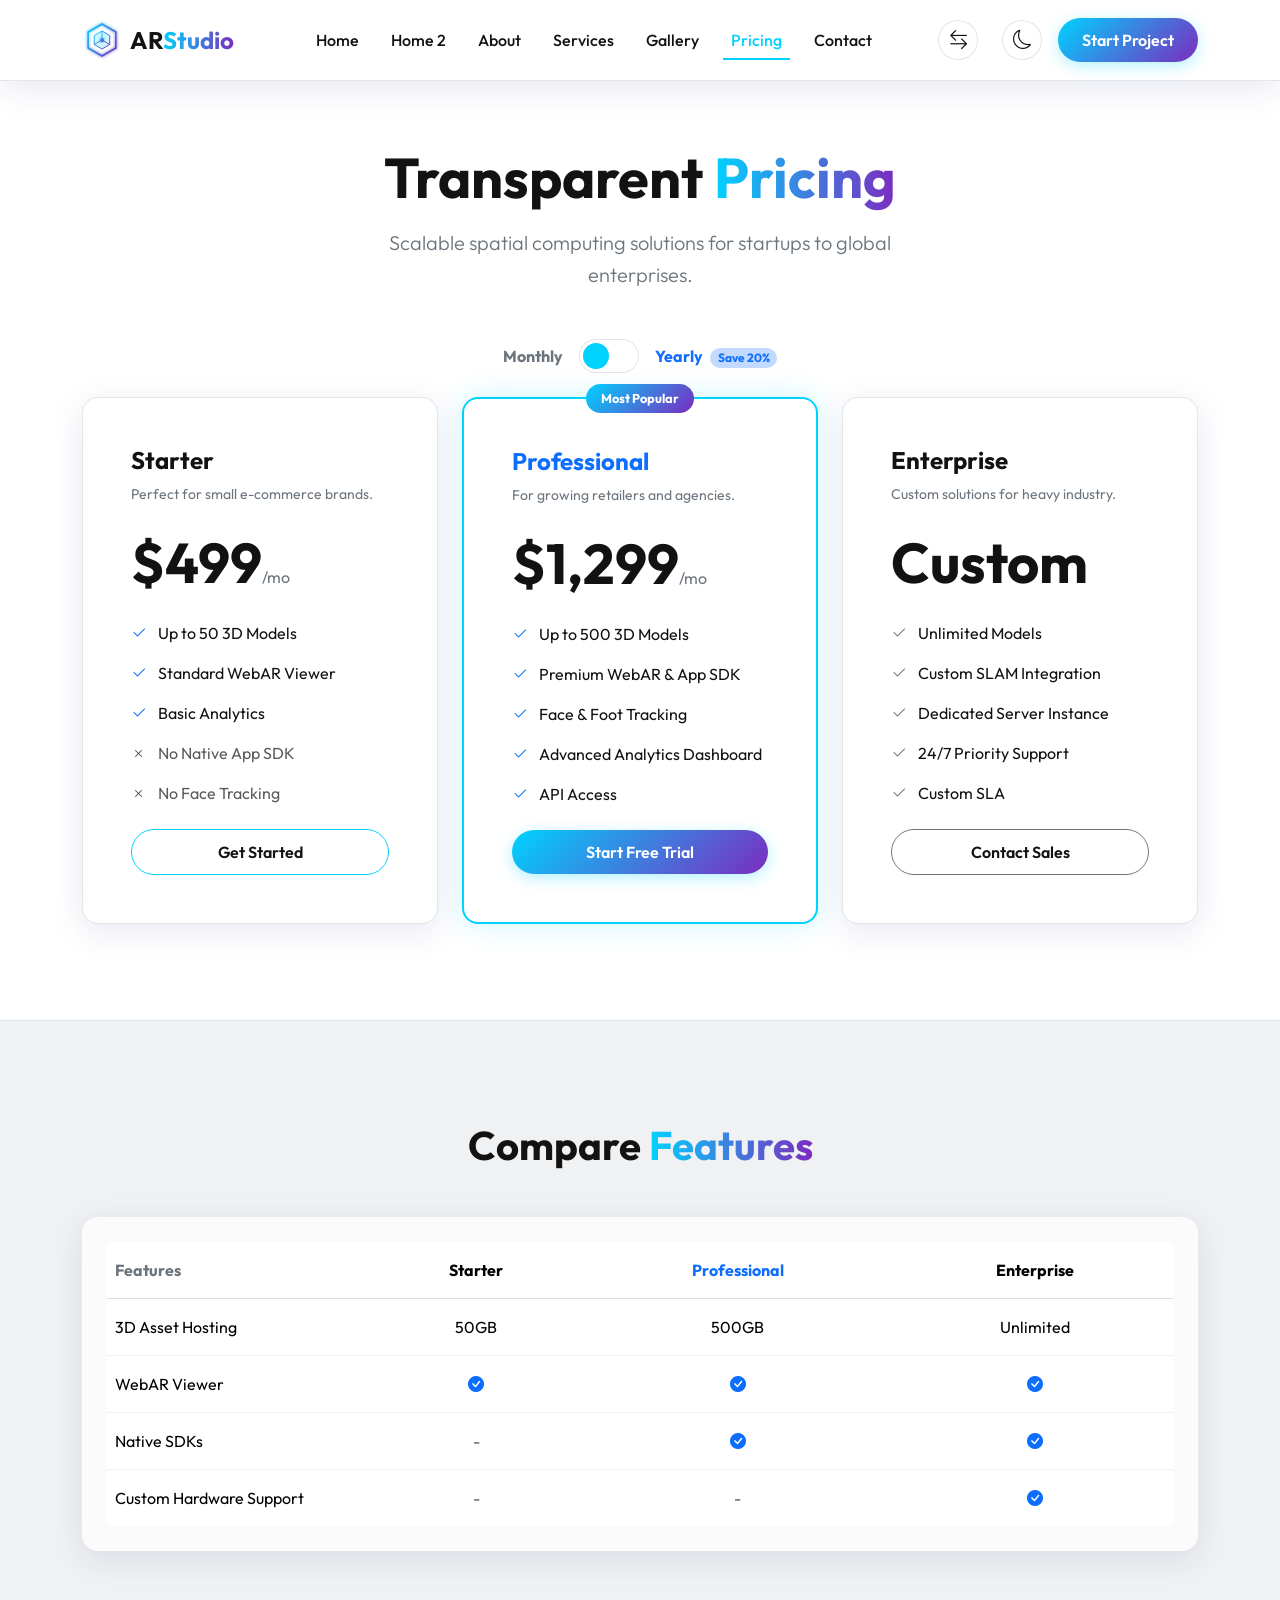
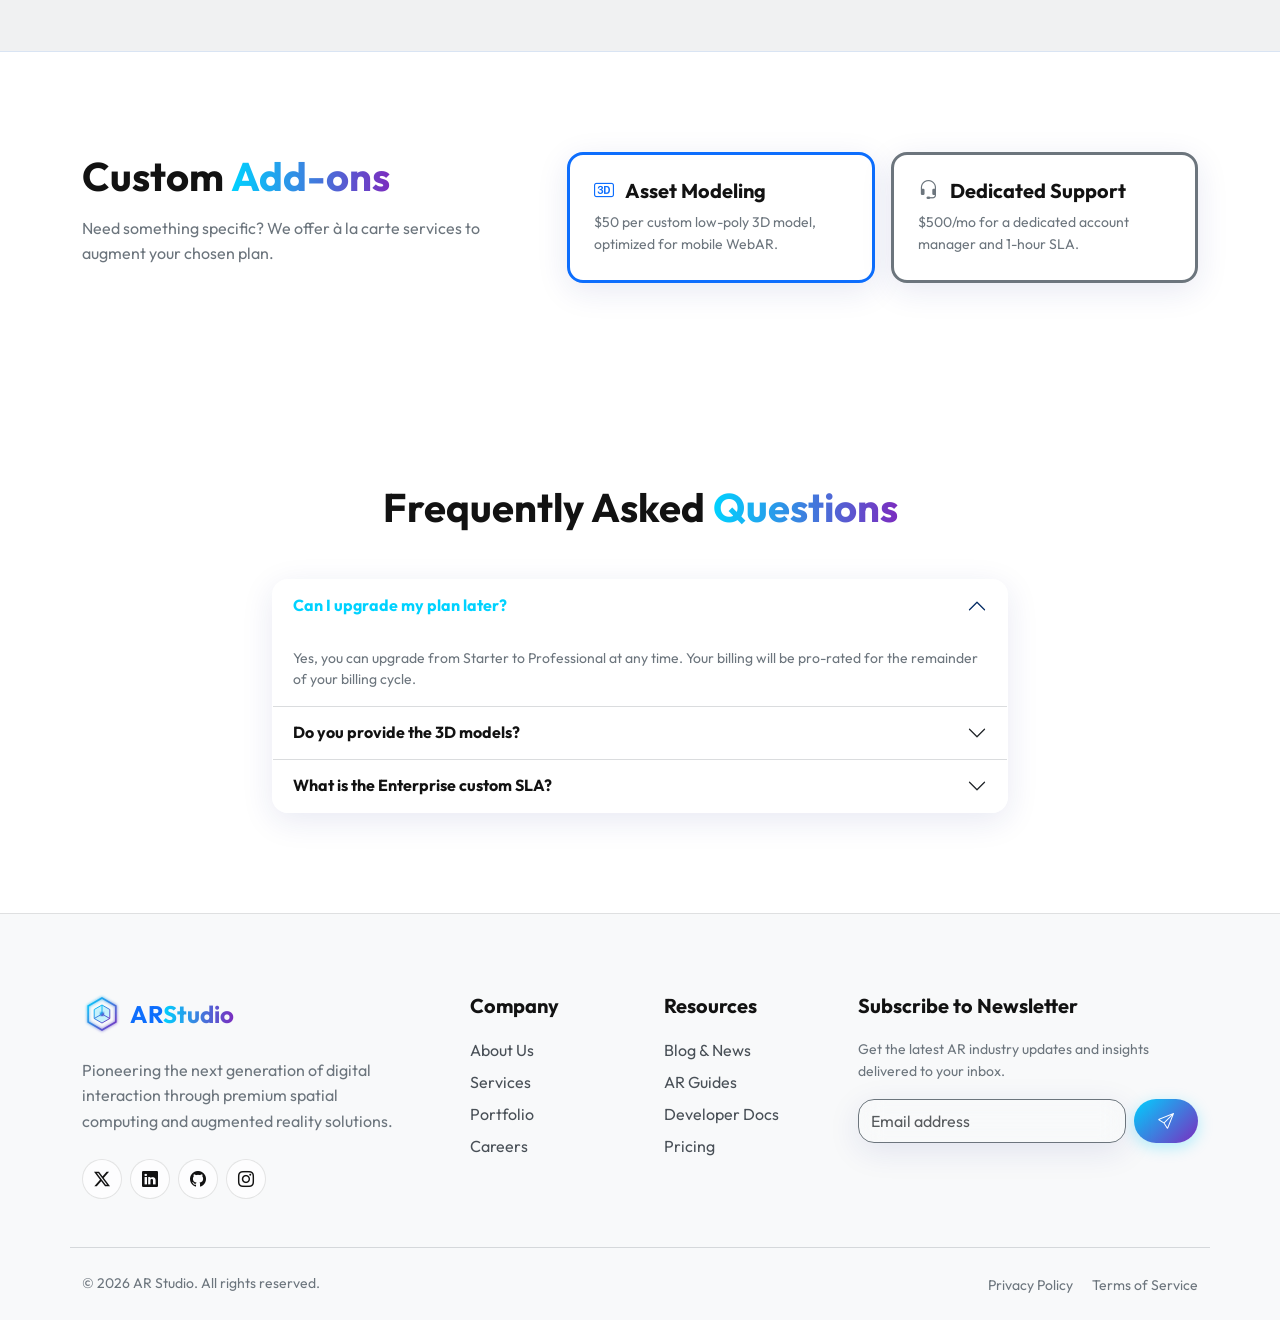
<file: pricing.html>
<!DOCTYPE html>
<html lang="en" data-theme="dark">
<head>
    <meta charset="UTF-8">
    <meta name="viewport" content="width=device-width, initial-scale=1.0">
    <title>Pricing | AR Studio</title>
    <link id="bootstrap-css" href="https://cdn.jsdelivr.net/npm/bootstrap@5.3.2/dist/css/bootstrap.min.css" rel="stylesheet">
    <link href="https://cdn.jsdelivr.net/npm/bootstrap-icons@1.11.1/font/bootstrap-icons.css" rel="stylesheet">
    <link href="assets/css/style.css" rel="stylesheet">
    <style>
        .pricing-card {
            transition: all 0.3s ease;
            border: 1px solid var(--border-color);
        }
        .pricing-card:hover {
            transform: translateY(-10px);
        }
        .pricing-card.popular {
            border: 2px solid var(--primary-color);
            box-shadow: 0 0 30px rgba(0, 210, 255, 0.2);
            position: relative;
        }
        .pricing-card.popular::before {
            content: 'Most Popular';
            position: absolute;
            top: -15px; left: 50%;
            transform: translateX(-50%);
            background: var(--gradient-primary);
            color: white;
            padding: 5px 15px;
            border-radius: 20px;
            font-size: 0.8rem;
            font-weight: bold;
        }
        /* Custom Toggle Switch */
        .switch {
            position: relative;
            display: inline-block;
            width: 60px;
            height: 34px;
        }
        .switch input { 
            opacity: 0;
            width: 0;
            height: 0;
        }
        .slider {
            position: absolute;
            cursor: pointer;
            top: 0; left: 0; right: 0; bottom: 0;
            background-color: var(--glass-bg);
            border: 1px solid var(--border-color);
            transition: .4s;
            border-radius: 34px;
        }
        .slider:before {
            position: absolute;
            content: "";
            height: 26px; width: 26px;
            left: 3px; bottom: 3px;
            background-color: var(--primary-color);
            transition: .4s;
            border-radius: 50%;
        }
        input:checked + .slider:before {
            transform: translateX(26px);
            background-color: var(--secondary-color);
        }
    </style>
    <!-- Favicon -->
    <link rel="icon" type="image/svg+xml" href="assets/images/logo.svg">
</head>
<body>

    <!-- Header -->
    <nav class="navbar navbar-expand-xl fixed-top scrolled">
        <div class="container">
            <a class="navbar-brand d-flex align-items-center gap-2" href="index.html">
                <img src="assets/images/logo.svg" alt="AR Studio Logo" width="40" height="40">
                <span class="fw-bold fs-4">AR<span class="text-gradient">Studio</span></span>
            </a>
            <button class="navbar-toggler btn-outline-glass border-0" type="button" data-bs-toggle="offcanvas" data-bs-target="#mobileMenu">
                <i class="bi bi-list fs-2 text-primary"></i>
            </button>
            
            <div class="collapse navbar-collapse d-none d-xl-flex" id="navbarNav">
                <ul class="navbar-nav mx-auto gap-3">
                    <li class="nav-item"><a class="nav-link" href="index.html">Home</a></li>
                    <li class="nav-item"><a class="nav-link" href="home-2.html">Home 2</a></li>
                    <li class="nav-item"><a class="nav-link" href="about.html">About</a></li>
                    <li class="nav-item"><a class="nav-link" href="services.html">Services</a></li>
                    <li class="nav-item"><a class="nav-link" href="gallery.html">Gallery</a></li>
                    <li class="nav-item"><a class="nav-link" href="pricing.html">Pricing</a></li>
                    <li class="nav-item"><a class="nav-link" href="contact.html">Contact</a></li>
                </ul>
                <div class="d-flex align-items-center gap-3">
                    <button class="theme-toggle me-2" id="rtl-toggle" aria-label="Toggle RTL" title="Toggle RTL"><i class="bi bi-arrow-left-right"></i></button>
                    <button class="theme-toggle" id="theme-toggle" aria-label="Toggle Theme">
                        <i class="bi bi-sun" id="theme-icon"></i>
                    </button>
                    <a href="booking.html" class="btn btn-primary-gradient">Start Project</a>
                </div>
            </div>
        </div>
    </nav>

    <!-- Mobile Offcanvas Menu -->
    <div class="offcanvas offcanvas-end d-xl-none" tabindex="-1" id="mobileMenu" aria-labelledby="mobileMenuLabel">
        <div class="offcanvas-header border-bottom border-secondary">
            <h5 class="offcanvas-title d-flex align-items-center gap-2" id="mobileMenuLabel">
                <img src="assets/images/logo.svg" alt="Logo" width="30" height="30">
                AR<span class="text-gradient">Studio</span>
            </h5>
            <button type="button" class="btn-close btn-close-white" data-bs-dismiss="offcanvas"
                aria-label="Close"></button>
        </div>
        <div class="offcanvas-body">
            <ul class="navbar-nav gap-3 mb-4" style="display: flex !important; flex-direction: column !important; visibility: visible !important; opacity: 1 !important; height: auto !important;">
                <li class="nav-item"><a class="nav-link" href="index.html" style="display: block !important; color: var(--text-primary) !important; visibility: visible !important; opacity: 1 !important;">Home</a></li>
                <li class="nav-item"><a class="nav-link" href="home-2.html" style="display: block !important; color: var(--text-primary) !important; visibility: visible !important; opacity: 1 !important;">Home 2</a></li>
                <li class="nav-item"><a class="nav-link" href="about.html" style="display: block !important; color: var(--text-primary) !important; visibility: visible !important; opacity: 1 !important;">About</a></li>
                <li class="nav-item"><a class="nav-link" href="services.html" style="display: block !important; color: var(--text-primary) !important; visibility: visible !important; opacity: 1 !important;">Services</a></li>
                <li class="nav-item"><a class="nav-link" href="gallery.html" style="display: block !important; color: var(--text-primary) !important; visibility: visible !important; opacity: 1 !important;">Gallery</a></li>
                <li class="nav-item"><a class="nav-link" href="pricing.html" style="display: block !important; color: var(--text-primary) !important; visibility: visible !important; opacity: 1 !important;">Pricing</a></li>
                <li class="nav-item"><a class="nav-link" href="contact.html" style="display: block !important; color: var(--text-primary) !important; visibility: visible !important; opacity: 1 !important;">Contact</a></li>
            </ul>
            <div class="d-flex align-items-center gap-3 mb-4 justify-content-center">
                <button class="theme-toggle rtl-toggle" aria-label="Toggle RTL" title="Toggle RTL"><i class="bi bi-arrow-left-right"></i></button>
                <button class="theme-toggle" aria-label="Toggle Theme"><i class="bi bi-sun"></i></button>
            </div>
            <a href="booking.html" class="btn btn-primary-gradient w-100">Start Project</a>
        </div>
    </div>

    <!-- Section 1: Header / Intro -->
    <section class="pt-5 mt-5 pb-4 text-center animate-on-scroll">
        <div class="container pt-5">
            <h1 class="display-4 fw-bold mb-3">Transparent <span class="text-gradient">Pricing</span></h1>
            <p class="lead text-secondary mx-auto mb-5" style="max-width: 600px;">Scalable spatial computing solutions for startups to global enterprises.</p>
            
            <div class="d-flex align-items-center justify-content-center gap-3">
                <span class="fw-bold text-secondary">Monthly</span>
                <label class="switch">
                    <input type="checkbox" id="pricing-toggle">
                    <span class="slider"></span>
                </label>
                <span class="fw-bold text-primary">Yearly <span class="badge bg-primary bg-opacity-25 text-primary rounded-pill ms-1">Save 20%</span></span>
            </div>
        </div>
    </section>

    <!-- Section 2: Pricing Cards -->
    <section class="pb-5 mb-5">
        <div class="container">
            <div class="row justify-content-center g-4">
                
                <!-- Starter Plan -->
                <div class="col-lg-4 col-md-6 animate-on-scroll">
                    <div class="glass-card pricing-card h-100 p-5 rounded-4 d-flex flex-column">
                        <h4 class="fw-bold mb-2">Starter</h4>
                        <p class="text-secondary small mb-4">Perfect for small e-commerce brands.</p>
                        <h2 class="display-4 fw-bold mb-4">$499<span class="fs-6 text-secondary fw-normal">/mo</span></h2>
                        
                        <ul class="list-unstyled d-flex flex-column gap-3 mb-4">
                            <li><i class="bi bi-check2 text-primary me-2"></i> Up to 50 3D Models</li>
                            <li><i class="bi bi-check2 text-primary me-2"></i> Standard WebAR Viewer</li>
                            <li><i class="bi bi-check2 text-primary me-2"></i> Basic Analytics</li>
                            <li class="text-muted"><i class="bi bi-x text-muted me-2"></i> No Native App SDK</li>
                            <li class="text-muted"><i class="bi bi-x text-muted me-2"></i> No Face Tracking</li>
                        </ul>
                        
                        <a href="register.html" class="btn btn-outline-glass w-100 mt-auto rounded-pill">Get Started</a>
                    </div>
                </div>
                
                <!-- Professional Plan -->
                <div class="col-lg-4 col-md-6 animate-on-scroll" style="transition-delay: 0.1s">
                    <div class="glass-card pricing-card popular h-100 p-5 rounded-4 d-flex flex-column">
                        <h4 class="fw-bold mb-2 text-primary">Professional</h4>
                        <p class="text-secondary small mb-4">For growing retailers and agencies.</p>
                        <h2 class="display-4 fw-bold mb-4">$1,299<span class="fs-6 text-secondary fw-normal">/mo</span></h2>
                        
                        <ul class="list-unstyled d-flex flex-column gap-3 mb-4">
                            <li><i class="bi bi-check2 text-primary me-2"></i> Up to 500 3D Models</li>
                            <li><i class="bi bi-check2 text-primary me-2"></i> Premium WebAR & App SDK</li>
                            <li><i class="bi bi-check2 text-primary me-2"></i> Face & Foot Tracking</li>
                            <li><i class="bi bi-check2 text-primary me-2"></i> Advanced Analytics Dashboard</li>
                            <li><i class="bi bi-check2 text-primary me-2"></i> API Access</li>
                        </ul>
                        
                        <a href="register.html" class="btn btn-primary-gradient w-100 mt-auto rounded-pill">Start Free Trial</a>
                    </div>
                </div>
                
                <!-- Enterprise Plan -->
                <div class="col-lg-4 col-md-6 animate-on-scroll" style="transition-delay: 0.2s">
                    <div class="glass-card pricing-card h-100 p-5 rounded-4 d-flex flex-column">
                        <h4 class="fw-bold mb-2">Enterprise</h4>
                        <p class="text-secondary small mb-4">Custom solutions for heavy industry.</p>
                        <h2 class="display-4 fw-bold mb-4">Custom</h2>
                        
                        <ul class="list-unstyled d-flex flex-column gap-3 mb-4">
                            <li><i class="bi bi-check2 text-secondary me-2"></i> Unlimited Models</li>
                            <li><i class="bi bi-check2 text-secondary me-2"></i> Custom SLAM Integration</li>
                            <li><i class="bi bi-check2 text-secondary me-2"></i> Dedicated Server Instance</li>
                            <li><i class="bi bi-check2 text-secondary me-2"></i> 24/7 Priority Support</li>
                            <li><i class="bi bi-check2 text-secondary me-2"></i> Custom SLA</li>
                        </ul>
                        
                        <a href="contact.html" class="btn btn-outline-glass w-100 mt-auto rounded-pill border-secondary">Contact Sales</a>
                    </div>
                </div>
                
            </div>
        </div>
    </section>

    <!-- Section 3: Feature Comparison -->
    <section class="section-padding bg-secondary bg-opacity-10 border-top border-bottom border-primary border-opacity-10">
        <div class="container">
            <div class="text-center mb-5 animate-on-scroll">
                <h2 class="display-6 fw-bold">Compare <span class="text-gradient">Features</span></h2>
            </div>
            
            <div class="table-responsive glass-card rounded-4 p-4 animate-on-scroll">
                <table class="table table-borderless table-hover align-middle mb-0">
                    <thead class="border-bottom border-secondary border-opacity-25">
                        <tr>
                            <th scope="col" class="py-3 text-secondary w-25">Features</th>
                            <th scope="col" class="py-3 text-center fw-bold">Starter</th>
                            <th scope="col" class="py-3 text-center fw-bold text-primary">Professional</th>
                            <th scope="col" class="py-3 text-center fw-bold">Enterprise</th>
                        </tr>
                    </thead>
                    <tbody>
                        <tr>
                            <td class="py-3 border-bottom border-secondary border-opacity-10">3D Asset Hosting</td>
                            <td class="text-center py-3 border-bottom border-secondary border-opacity-10">50GB</td>
                            <td class="text-center py-3 border-bottom border-secondary border-opacity-10">500GB</td>
                            <td class="text-center py-3 border-bottom border-secondary border-opacity-10">Unlimited</td>
                        </tr>
                        <tr>
                            <td class="py-3 border-bottom border-secondary border-opacity-10">WebAR Viewer</td>
                            <td class="text-center py-3 border-bottom border-secondary border-opacity-10"><i class="bi bi-check-circle-fill text-primary"></i></td>
                            <td class="text-center py-3 border-bottom border-secondary border-opacity-10"><i class="bi bi-check-circle-fill text-primary"></i></td>
                            <td class="text-center py-3 border-bottom border-secondary border-opacity-10"><i class="bi bi-check-circle-fill text-primary"></i></td>
                        </tr>
                        <tr>
                            <td class="py-3 border-bottom border-secondary border-opacity-10">Native SDKs</td>
                            <td class="text-center py-3 border-bottom border-secondary border-opacity-10 text-muted">-</td>
                            <td class="text-center py-3 border-bottom border-secondary border-opacity-10"><i class="bi bi-check-circle-fill text-primary"></i></td>
                            <td class="text-center py-3 border-bottom border-secondary border-opacity-10"><i class="bi bi-check-circle-fill text-primary"></i></td>
                        </tr>
                        <tr>
                            <td class="py-3">Custom Hardware Support</td>
                            <td class="text-center py-3 text-muted">-</td>
                            <td class="text-center py-3 text-muted">-</td>
                            <td class="text-center py-3"><i class="bi bi-check-circle-fill text-primary"></i></td>
                        </tr>
                    </tbody>
                </table>
            </div>
        </div>
    </section>

    <!-- Section 4: Add-ons -->
    <section class="section-padding">
        <div class="container">
            <div class="row align-items-center g-5">
                <div class="col-lg-5 animate-on-scroll">
                    <h2 class="display-6 fw-bold mb-3">Custom <span class="text-gradient">Add-ons</span></h2>
                    <p class="text-secondary">Need something specific? We offer à la carte services to augment your chosen plan.</p>
                </div>
                <div class="col-lg-7 animate-on-scroll" style="transition-delay: 0.2s">
                    <div class="row g-3">
                        <div class="col-sm-6">
                            <div class="glass-card p-4 rounded-4 border-start border-3 border-primary h-100">
                                <h5 class="fw-bold"><i class="bi bi-badge-3d text-primary me-2"></i> Asset Modeling</h5>
                                <p class="small text-secondary mb-0">$50 per custom low-poly 3D model, optimized for mobile WebAR.</p>
                            </div>
                        </div>
                        <div class="col-sm-6">
                            <div class="glass-card p-4 rounded-4 border-start border-3 border-secondary h-100">
                                <h5 class="fw-bold"><i class="bi bi-headset text-secondary me-2"></i> Dedicated Support</h5>
                                <p class="small text-secondary mb-0">$500/mo for a dedicated account manager and 1-hour SLA.</p>
                            </div>
                        </div>
                    </div>
                </div>
            </div>
        </div>
    </section>

    <!-- Section 5: FAQs / Accordion -->
    <section class="section-padding position-relative">
        <div class="container position-relative z-1">
            <div class="text-center mb-5 animate-on-scroll">
                <h2 class="display-6 fw-bold mb-3">Frequently Asked <span class="text-gradient">Questions</span></h2>
            </div>
            
            <div class="row justify-content-center">
                <div class="col-lg-8 animate-on-scroll">
                    <div class="accordion glass-card rounded-4 overflow-hidden" id="pricingFAQ">
                        <div class="accordion-item bg-transparent border-0 border-bottom border-secondary border-opacity-25">
                            <h2 class="accordion-header">
                                <button class="accordion-button bg-transparent shadow-none fw-bold" type="button" data-bs-toggle="collapse" data-bs-target="#faq1">
                                    Can I upgrade my plan later?
                                </button>
                            </h2>
                            <div id="faq1" class="accordion-collapse collapse show" data-bs-parent="#pricingFAQ">
                                <div class="accordion-body text-secondary small">
                                    Yes, you can upgrade from Starter to Professional at any time. Your billing will be pro-rated for the remainder of your billing cycle.
                                </div>
                            </div>
                        </div>
                        <div class="accordion-item bg-transparent border-0 border-bottom border-secondary border-opacity-25">
                            <h2 class="accordion-header">
                                <button class="accordion-button collapsed bg-transparent shadow-none fw-bold" type="button" data-bs-toggle="collapse" data-bs-target="#faq2">
                                    Do you provide the 3D models?
                                </button>
                            </h2>
                            <div id="faq2" class="accordion-collapse collapse" data-bs-parent="#pricingFAQ">
                                <div class="accordion-body text-secondary small">
                                    Our base plans cover hosting and SDK usage. We offer 3D asset modeling as a separate add-on service, or you can upload your own GLB/USDZ files.
                                </div>
                            </div>
                        </div>
                        <div class="accordion-item bg-transparent border-0">
                            <h2 class="accordion-header">
                                <button class="accordion-button collapsed bg-transparent shadow-none fw-bold" type="button" data-bs-toggle="collapse" data-bs-target="#faq3">
                                    What is the Enterprise custom SLA?
                                </button>
                            </h2>
                            <div id="faq3" class="accordion-collapse collapse" data-bs-parent="#pricingFAQ">
                                <div class="accordion-body text-secondary small">
                                    Enterprise customers receive customized Service Level Agreements guaranteeing 99.99% uptime, 24/7 dedicated phone support, and custom server infrastructure.
                                </div>
                            </div>
                        </div>
                    </div>
                </div>
            </div>
        </div>
    </section>

    <!-- Footer -->
    <footer>
        <div class="container">
            <div class="row g-5 mb-5">
                <div class="col-lg-4">
                    <a class="d-flex align-items-center gap-2 text-decoration-none mb-4" href="index.html">
                        <img src="assets/images/logo.svg" alt="AR Studio Logo" width="40" height="40">
                        <span class="fw-bold fs-4 text-primary">AR<span class="text-gradient">Studio</span></span>
                    </a>
                    <p class="text-secondary mb-4 pe-lg-4">Pioneering the next generation of digital interaction through premium spatial computing and augmented reality solutions.</p>
                    <div class="social-icons d-flex gap-2">
                        <a href="#"><i class="bi bi-twitter-x"></i></a>
                        <a href="#"><i class="bi bi-linkedin"></i></a>
                        <a href="#"><i class="bi bi-github"></i></a>
                        <a href="#"><i class="bi bi-instagram"></i></a>
                    </div>
                </div>
                
                <div class="col-lg-2 col-md-4">
                    <h5 class="footer-title">Company</h5>
                    <ul class="list-unstyled d-flex flex-column gap-2">
                        <li><a href="about.html" class="text-decoration-none">About Us</a></li>
                        <li><a href="services.html" class="text-decoration-none">Services</a></li>
                        <li><a href="gallery.html" class="text-decoration-none">Portfolio</a></li>
                        <li><a href="contact.html" class="text-decoration-none">Careers</a></li>
                    </ul>
                </div>
                
                <div class="col-lg-2 col-md-4">
                    <h5 class="footer-title">Resources</h5>
                    <ul class="list-unstyled d-flex flex-column gap-2">
                        <li><a href="blog.html" class="text-decoration-none">Blog & News</a></li>
                        <li><a href="#" class="text-decoration-none">AR Guides</a></li>
                        <li><a href="#" class="text-decoration-none">Developer Docs</a></li>
                        <li><a href="pricing.html" class="text-decoration-none">Pricing</a></li>
                    </ul>
                </div>
                
                <div class="col-lg-4 col-md-4">
                    <h5 class="footer-title">Subscribe to Newsletter</h5>
                    <p class="text-secondary small mb-3">Get the latest AR industry updates and insights delivered to your inbox.</p>
                    <form class="d-flex gap-2">
                        <input type="email" class="form-control bg-transparent text-primary glass-card border-secondary" placeholder="Email address" required>
                        <button type="submit" class="btn btn-primary-gradient"><i class="bi bi-send"></i></button>
                    </form>
                </div>
            </div>
            
            <div class="row py-4 border-top border-secondary border-opacity-25 align-items-center">
                <div class="col-md-6 text-center text-md-start">
                    <p class="text-secondary small mb-0">&copy; 2026 AR Studio. All rights reserved.</p>
                </div>
                <div class="col-md-6 text-center text-md-end mt-3 mt-md-0">
                    <a href="#" class="text-secondary small text-decoration-none me-3">Privacy Policy</a>
                    <a href="#" class="text-secondary small text-decoration-none">Terms of Service</a>
                </div>
            </div>
        </div>
    </footer>

    <!-- Back to Top Button -->
    <a href="#" class="back-to-top d-flex align-items-center justify-content-center text-decoration-none">
        <i class="bi bi-arrow-up"></i>
    </a>

    <script src="https://cdn.jsdelivr.net/npm/bootstrap@5.3.2/dist/js/bootstrap.bundle.min.js"></script>
    <script src="assets/js/main.js"></script>
</body>
</html>
</file>
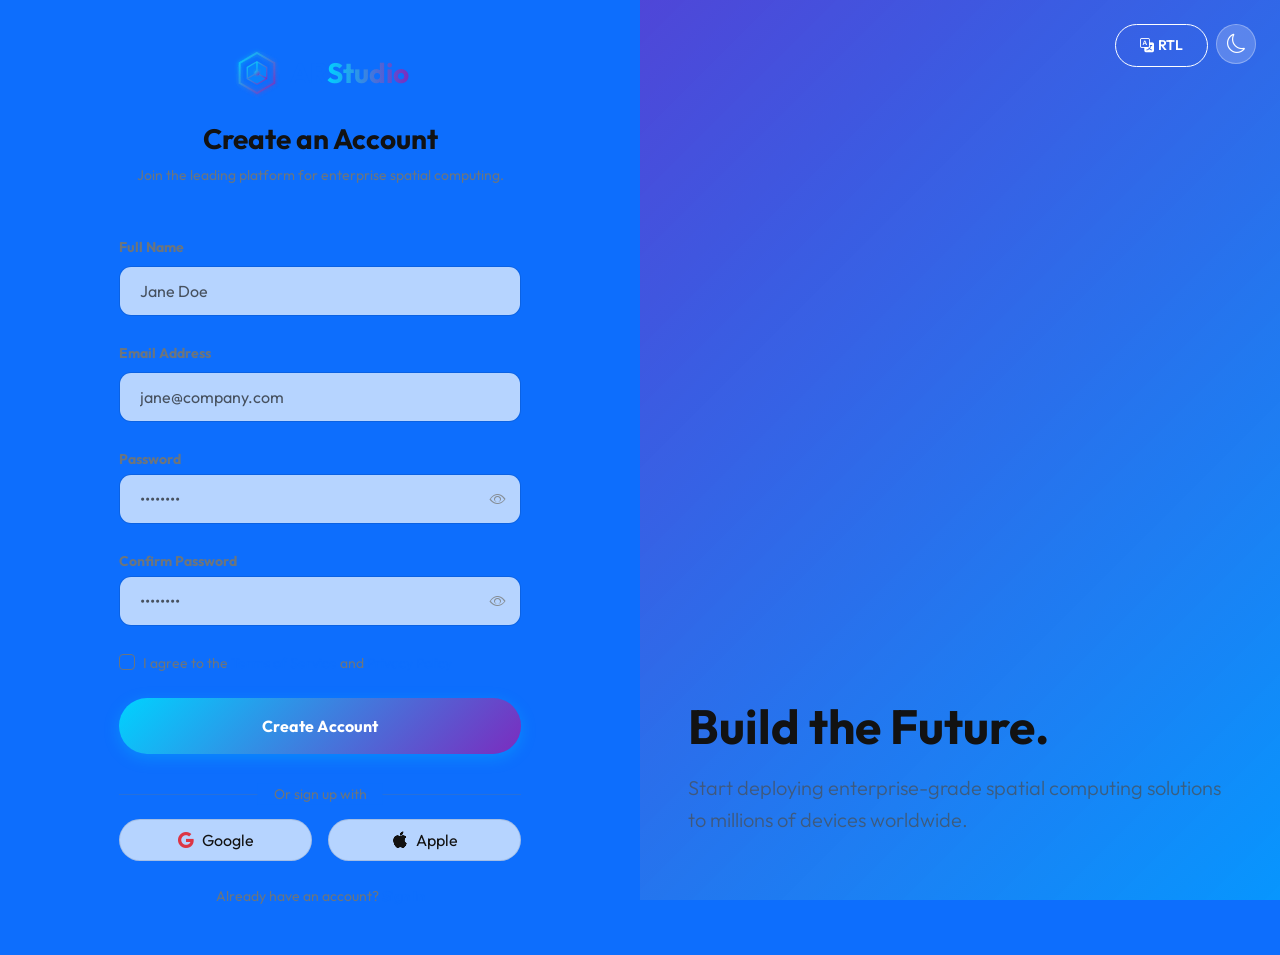
<file: register.html>
<!DOCTYPE html>
<html lang="en" data-theme="dark" dir="ltr">
<head>
    <meta charset="UTF-8">
    <meta name="viewport" content="width=device-width, initial-scale=1.0">
    <title>Register | AR Studio</title>
    <link id="bootstrap-css" href="https://cdn.jsdelivr.net/npm/bootstrap@5.3.2/dist/css/bootstrap.min.css" rel="stylesheet">
    <link href="https://cdn.jsdelivr.net/npm/bootstrap-icons@1.11.1/font/bootstrap-icons.css" rel="stylesheet">
    <link href="assets/css/style.css" rel="stylesheet">
    <style>
        .auth-side-img {
            background: url('https://picsum.photos/seed/authreg/1200/1200') center/cover no-repeat;
            position: relative;
        }
        .auth-side-img::before {
            content: '';
            position: absolute;
            top: 0; left: 0; width: 100%; height: 100%;
            background: linear-gradient(135deg, rgba(123,44,191,0.6) 0%, rgba(0,210,255,0.4) 100%);
            mix-blend-mode: multiply;
        }
        .auth-form-container {
            max-width: 450px;
            margin: 0 auto;
        }
        .form-control {
            background-color: var(--glass-bg);
            border: 1px solid var(--border-color);
            color: var(--text-primary);
            padding: 12px 20px;
            border-radius: 12px;
        }
        .form-control:focus {
            background-color: var(--bg-primary);
            border-color: var(--primary-color);
            box-shadow: 0 0 0 0.25rem rgba(0, 210, 255, 0.25);
            color: var(--text-primary);
        }
        .password-toggle {
            position: absolute;
            right: 15px;
            top: 50%;
            transform: translateY(-50%);
            cursor: pointer;
            color: var(--text-muted);
        }
        html[dir="rtl"] .password-toggle {
            right: auto;
            left: 15px;
        }
        .social-btn {
            background: var(--glass-bg);
            border: 1px solid var(--border-color);
            color: var(--text-primary);
            transition: all 0.3s ease;
        }
        .social-btn:hover {
            background: var(--bg-secondary);
            transform: translateY(-2px);
        }
    </style>
    <!-- Favicon -->
    <link rel="icon" type="image/svg+xml" href="assets/images/logo.svg">
</head>
<body class="bg-primary">

    <div class="container-fluid p-0 min-vh-100 d-flex flex-column flex-lg-row">
        
        <!-- Left Side Form -->
        <div class="col-lg-6 min-vh-100 d-flex align-items-center justify-content-center position-relative py-5 order-2 order-lg-1">
            
            <div class="auth-form-container w-100 px-4">
                <div class="text-center mb-5">
                    <a class="d-inline-flex align-items-center gap-2 text-decoration-none mb-4" href="index.html">
                        <img src="assets/images/logo.svg" alt="AR Studio Logo" width="50" height="50">
                        <span class="fw-bold fs-3 text-primary">AR<span class="text-gradient">Studio</span></span>
                    </a>
                    <h3 class="fw-bold">Create an Account</h3>
                    <p class="text-secondary small">Join the leading platform for enterprise spatial computing.</p>
                </div>
                
                <form>
                    <div class="mb-4">
                        <label class="form-label text-secondary small fw-bold">Full Name</label>
                        <input type="text" class="form-control" placeholder="Jane Doe" required>
                    </div>

                    <div class="mb-4">
                        <label class="form-label text-secondary small fw-bold">Email Address</label>
                        <input type="email" class="form-control" placeholder="jane@company.com" required>
                    </div>
                    
                    <div class="mb-4">
                        <label class="form-label text-secondary small fw-bold mb-1">Password</label>
                        <div class="position-relative">
                            <input type="password" class="form-control pe-5" id="password-input" placeholder="••••••••" required>
                            <i class="bi bi-eye password-toggle" id="toggle-password"></i>
                        </div>
                    </div>

                    <div class="mb-4">
                        <label class="form-label text-secondary small fw-bold mb-1">Confirm Password</label>
                        <div class="position-relative">
                            <input type="password" class="form-control pe-5" id="confirm-password-input" placeholder="••••••••" required>
                            <i class="bi bi-eye password-toggle" id="toggle-confirm-password"></i>
                        </div>
                    </div>
                    
                    <div class="mb-4 form-check">
                        <input type="checkbox" class="form-check-input bg-transparent border-secondary" id="termsCheck" required>
                        <label class="form-check-label text-secondary small" for="termsCheck">I agree to the <a href="#" class="text-primary">Terms of Service</a> and <a href="#" class="text-primary">Privacy Policy</a></label>
                    </div>
                    
                    <button type="submit" class="btn btn-primary-gradient w-100 py-3 rounded-pill mb-4 fw-bold fs-6">Create Account</button>
                    
                    <div class="position-relative text-center mb-4">
                        <hr class="border-secondary opacity-25">
                        <span class="position-absolute top-50 start-50 translate-middle bg-primary px-3 text-secondary small">Or sign up with</span>
                    </div>
                    
                    <div class="d-flex gap-3 mb-4">
                        <button type="button" class="btn social-btn w-100 py-2 rounded-pill d-flex align-items-center justify-content-center gap-2">
                            <i class="bi bi-google text-danger"></i> Google
                        </button>
                        <button type="button" class="btn social-btn w-100 py-2 rounded-pill d-flex align-items-center justify-content-center gap-2">
                            <i class="bi bi-apple"></i> Apple
                        </button>
                    </div>
                    
                    <p class="text-center text-secondary small mb-0">Already have an account? <a href="login.html" class="text-primary text-decoration-none fw-bold">Sign In</a></p>
                </form>
            </div>
        </div>

        <!-- Right Side Image -->
        <div class="col-lg-6 d-none d-lg-block auth-side-img h-100 position-fixed end-0 order-1 order-lg-2">
            <!-- Floating Toggles -->
            <div class="position-absolute top-0 end-0 p-4 d-flex gap-2 z-2">
                <button class="btn btn-outline-glass text-white border-white rounded-pill btn-sm d-flex align-items-center gap-1" id="rtl-toggle">
                    <i class="bi bi-translate"></i> RTL
                </button>
                <button class="theme-toggle" id="theme-toggle" aria-label="Toggle Theme" style="background: rgba(255,255,255,0.2); border-color: rgba(255,255,255,0.3); color: white;">
                    <i class="bi bi-sun" id="theme-icon"></i>
                </button>
            </div>
            
            <div class="position-absolute bottom-0 start-0 p-5 text-white z-1">
                <h2 class="display-5 fw-bold mb-3">Build the Future.</h2>
                <p class="lead opacity-75">Start deploying enterprise-grade spatial computing solutions to millions of devices worldwide.</p>
            </div>
        </div>
        
    </div>

    <script src="assets/js/main.js"></script>
    <script>
        // Eye Toggles
        const togglePassword = document.querySelector('#toggle-password');
        const password = document.querySelector('#password-input');
        togglePassword.addEventListener('click', function (e) {
            const type = password.getAttribute('type') === 'password' ? 'text' : 'password';
            password.setAttribute('type', type);
            this.classList.toggle('bi-eye');
            this.classList.toggle('bi-eye-slash');
        });

        const toggleConfirmPassword = document.querySelector('#toggle-confirm-password');
        const confirmPassword = document.querySelector('#confirm-password-input');
        toggleConfirmPassword.addEventListener('click', function (e) {
            const type = confirmPassword.getAttribute('type') === 'password' ? 'text' : 'password';
            confirmPassword.setAttribute('type', type);
            this.classList.toggle('bi-eye');
            this.classList.toggle('bi-eye-slash');
        });

        // RTL Toggle
        const rtlToggle = document.getElementById('rtl-toggle');
        rtlToggle.addEventListener('click', () => {
            const html = document.documentElement;
            if (html.getAttribute('dir') === 'ltr') {
                html.setAttribute('dir', 'rtl');
            } else {
                html.setAttribute('dir', 'ltr');
            }
        });
    </script>
</body>
</html>
</file>
<file: assets/css/style.css>
/* Google Fonts: Outfit */
@import url('https://fonts.googleapis.com/css2?family=Outfit:wght@300;400;500;600;700;800&display=swap');

:root {
  /* Brand Colors */
  --primary-color: #00d2ff; /* Electric Blue */
  --primary-hover: #00b4d8;
  --secondary-color: #7b2cbf; /* Violet / Purple */
  --secondary-hover: #5a189a;
  
  /* Light Mode */
  --bg-primary: #ffffff;
  --bg-secondary: #f8f9fa;
  --bg-tertiary: #e9ecef;
  --text-primary: #121212;
  --text-secondary: #495057;
  --text-muted: #868e96;
  --border-color: rgba(0, 0, 0, 0.1);
  
  /* Glassmorphism Light */
  --glass-bg: rgba(255, 255, 255, 0.7);
  --glass-border: rgba(255, 255, 255, 0.4);
  --glass-shadow: 0 8px 32px 0 rgba(31, 38, 135, 0.1);
  
  /* Gradients */
  --gradient-primary: linear-gradient(135deg, var(--primary-color) 0%, var(--secondary-color) 100%);
  --gradient-text: linear-gradient(to right, var(--primary-color), var(--secondary-color));
}

[data-theme="dark"] {
  /* Dark Mode */
  --bg-primary: #0a0e17;
  --bg-secondary: #131b2c;
  --bg-tertiary: #1c263c;
  --text-primary: #ffffff;
  --text-secondary: #ced4da;
  --text-muted: #6c757d;
  --border-color: rgba(255, 255, 255, 0.1);
  
  /* Glassmorphism Dark */
  --glass-bg: rgba(19, 27, 44, 0.6);
  --glass-border: rgba(255, 255, 255, 0.05);
  --glass-shadow: 0 8px 32px 0 rgba(0, 0, 0, 0.5);
}

html, body {
  overflow-x: clip;
}

body {
  font-family: 'Outfit', sans-serif;
  background-color: var(--bg-primary);
  color: var(--text-primary);
  transition: background-color 0.3s ease, color 0.3s ease;
}

h1, h2, h3, h4, h5, h6 {
  font-weight: 700;
  color: var(--text-primary);
}

p {
  color: var(--text-secondary);
  line-height: 1.6;
}

a {
  color: var(--primary-color);
  text-decoration: none;
  transition: all 0.3s ease;
}

a:hover {
  color: var(--primary-hover);
}

/* Utilities */
.navbar-brand {
  color: var(--text-primary) !important;
}

.navbar-brand:hover {
  color: var(--text-primary) !important;
}

.text-gradient {
  background: var(--gradient-text);
  -webkit-background-clip: text;
  -webkit-text-fill-color: transparent;
  background-clip: text;
  color: transparent;
}

.bg-gradient-primary {
  background: var(--gradient-primary) !important;
  color: white !important;
}

.glass-card {
  background: var(--glass-bg);
  backdrop-filter: blur(12px);
  -webkit-backdrop-filter: blur(12px);
  border: 1px solid var(--glass-border);
  box-shadow: var(--glass-shadow);
  border-radius: 16px;
  transition: transform 0.3s ease, box-shadow 0.3s ease;
}

.glass-card:hover {
  transform: translateY(-5px);
  box-shadow: 0 15px 45px 0 rgba(0, 0, 0, 0.15);
}

.section-padding {
  padding: 100px 0;
}

/* Header & Navbar */
.navbar {
  transition: all 0.4s ease;
  background: var(--glass-bg);
  backdrop-filter: blur(15px);
  -webkit-backdrop-filter: blur(15px);
  border-bottom: 1px solid var(--border-color);
  padding: 15px 0;
  box-shadow: var(--glass-shadow);
}

.navbar.scrolled {
  padding: 10px 0;
}

.navbar-brand svg {
  height: 40px;
  width: auto;
}

.nav-link {
  color: var(--text-primary) !important;
  font-weight: 500;
  position: relative;
}

.nav-link::after {
  content: '';
  position: absolute;
  width: 0;
  height: 2px;
  bottom: 0;
  left: 0;
  background-color: var(--primary-color);
  transition: width 0.3s ease;
}

.nav-link:hover::after, .nav-link.active::after {
  width: 100%;
}

.nav-link.active {
  color: var(--primary-color) !important;
}

/* Buttons */
.btn-primary-gradient {
  background: var(--gradient-primary);
  color: white;
  border: none;
  border-radius: 30px;
  padding: 10px 24px;
  font-weight: 600;
  transition: all 0.3s ease;
  box-shadow: 0 4px 15px rgba(0, 210, 255, 0.3);
}

.btn-primary-gradient:hover {
  transform: scale(1.05);
  box-shadow: 0 6px 20px rgba(123, 44, 191, 0.4);
  color: white;
}

.btn-outline-glass {
  background: transparent;
  color: var(--text-primary);
  border: 1px solid var(--primary-color);
  border-radius: 30px;
  padding: 10px 24px;
  font-weight: 600;
  transition: all 0.3s ease;
}

.btn-outline-glass:hover {
  background: var(--primary-color);
  color: white;
}

/* Theme Toggle */
.theme-toggle {
  background: transparent;
  border: none;
  color: var(--text-primary);
  font-size: 1.2rem;
  cursor: pointer;
  display: flex;
  align-items: center;
  justify-content: center;
  width: 40px;
  height: 40px;
  border-radius: 50%;
  background: var(--glass-bg);
  border: 1px solid var(--border-color);
}

/* Footer */
footer {
  background-color: var(--bg-secondary);
  border-top: 1px solid var(--border-color);
  padding-top: 80px;
}

footer .footer-title {
  color: var(--text-primary);
  font-weight: 700;
  margin-bottom: 20px;
}

footer ul li a {
  color: var(--text-secondary);
  transition: color 0.3s ease;
}

footer ul li a:hover {
  color: var(--primary-color);
  padding-left: 5px;
}

.social-icons a {
  display: inline-flex;
  align-items: center;
  justify-content: center;
  width: 40px;
  height: 40px;
  border-radius: 50%;
  background: var(--glass-bg);
  color: var(--text-primary);
  border: 1px solid var(--border-color);
  transition: all 0.3s ease;
}

.social-icons a:hover {
  background: var(--primary-color);
  color: white;
  transform: translateY(-3px);
}

/* Animations */
.animate-on-scroll {
  opacity: 0;
  transform: translateY(30px);
  transition: opacity 0.6s ease-out, transform 0.6s ease-out;
}

.animate-on-scroll.is-visible {
  opacity: 1;
  transform: translateY(0);
}

/* Floating Image */
.floating-img {
  animation: float 6s ease-in-out infinite;
}

@keyframes float {
  0% { transform: translateY(0px); }
  50% { transform: translateY(-20px); }
  100% { transform: translateY(0px); }
}

/* Custom Scrollbar */
::-webkit-scrollbar {
  width: 10px;
}

.back-to-top:hover {
  transform: translateY(-5px);
  color: white !important;
  box-shadow: 0 6px 20px rgba(123, 44, 191, 0.4);
}

/* Custom Input Placeholder */
.form-control.custom-input-light::placeholder {
  color: rgba(255, 255, 255, 0.7) !important;
}
.form-control.custom-input-light {
  color: #ffffff !important;
}

/* Global Form Input Dark Theme Fix */
[data-theme="dark"] .form-control,
[data-theme="dark"] .form-select {
  color: var(--text-primary) !important;
}

[data-theme="dark"] .form-control::placeholder {
  color: var(--text-secondary) !important;
  opacity: 0.7;
}

[data-theme="dark"] .form-control:focus,
[data-theme="dark"] .form-select:focus {
  color: var(--text-primary) !important;
}

.table-hover tbody tr:hover td, .table-hover tbody tr:hover th {
    background-color: var(--border-color) !important;
    color: var(--text-primary) !important;
}

/* Responsive Global Fixes */
img, video, svg {
  max-width: 100%;
  height: auto;
}

/* Accordion Customization */
.accordion-button {
  color: var(--text-primary);
  background-color: transparent !important;
}

.accordion-button:not(.collapsed) {
  color: var(--primary-color);
  background-color: transparent !important;
  box-shadow: none;
}

[data-theme="dark"] .accordion-button::after {
  filter: invert(1);
}

[data-theme="dark"] .accordion-button:not(.collapsed)::after {
  filter: none;
}

/* Offcanvas Theme Support */
.offcanvas { background-color: var(--bg-primary) !important; color: var(--text-primary) !important; }
[data-theme=dark] .offcanvas .btn-close { filter: invert(1) grayscale(100%) brightness(200%); }

/* Back to Top Button */
.back-to-top {
    position: fixed;
    bottom: 30px;
    right: 30px;
    width: 45px;
    height: 45px;
    background: var(--primary-gradient);
    color: #fff;
    border-radius: 50%;
    box-shadow: 0 4px 15px rgba(0, 210, 255, 0.3);
    z-index: 999;
    opacity: 0;
    visibility: hidden;
    transition: all 0.3s ease;
    font-size: 1.25rem;
}

.back-to-top.active {
    opacity: 1;
    visibility: visible;
}

.back-to-top:hover {
    transform: translateY(-5px);
    box-shadow: 0 6px 20px rgba(0, 210, 255, 0.6);
    color: #fff;
}
</file>
